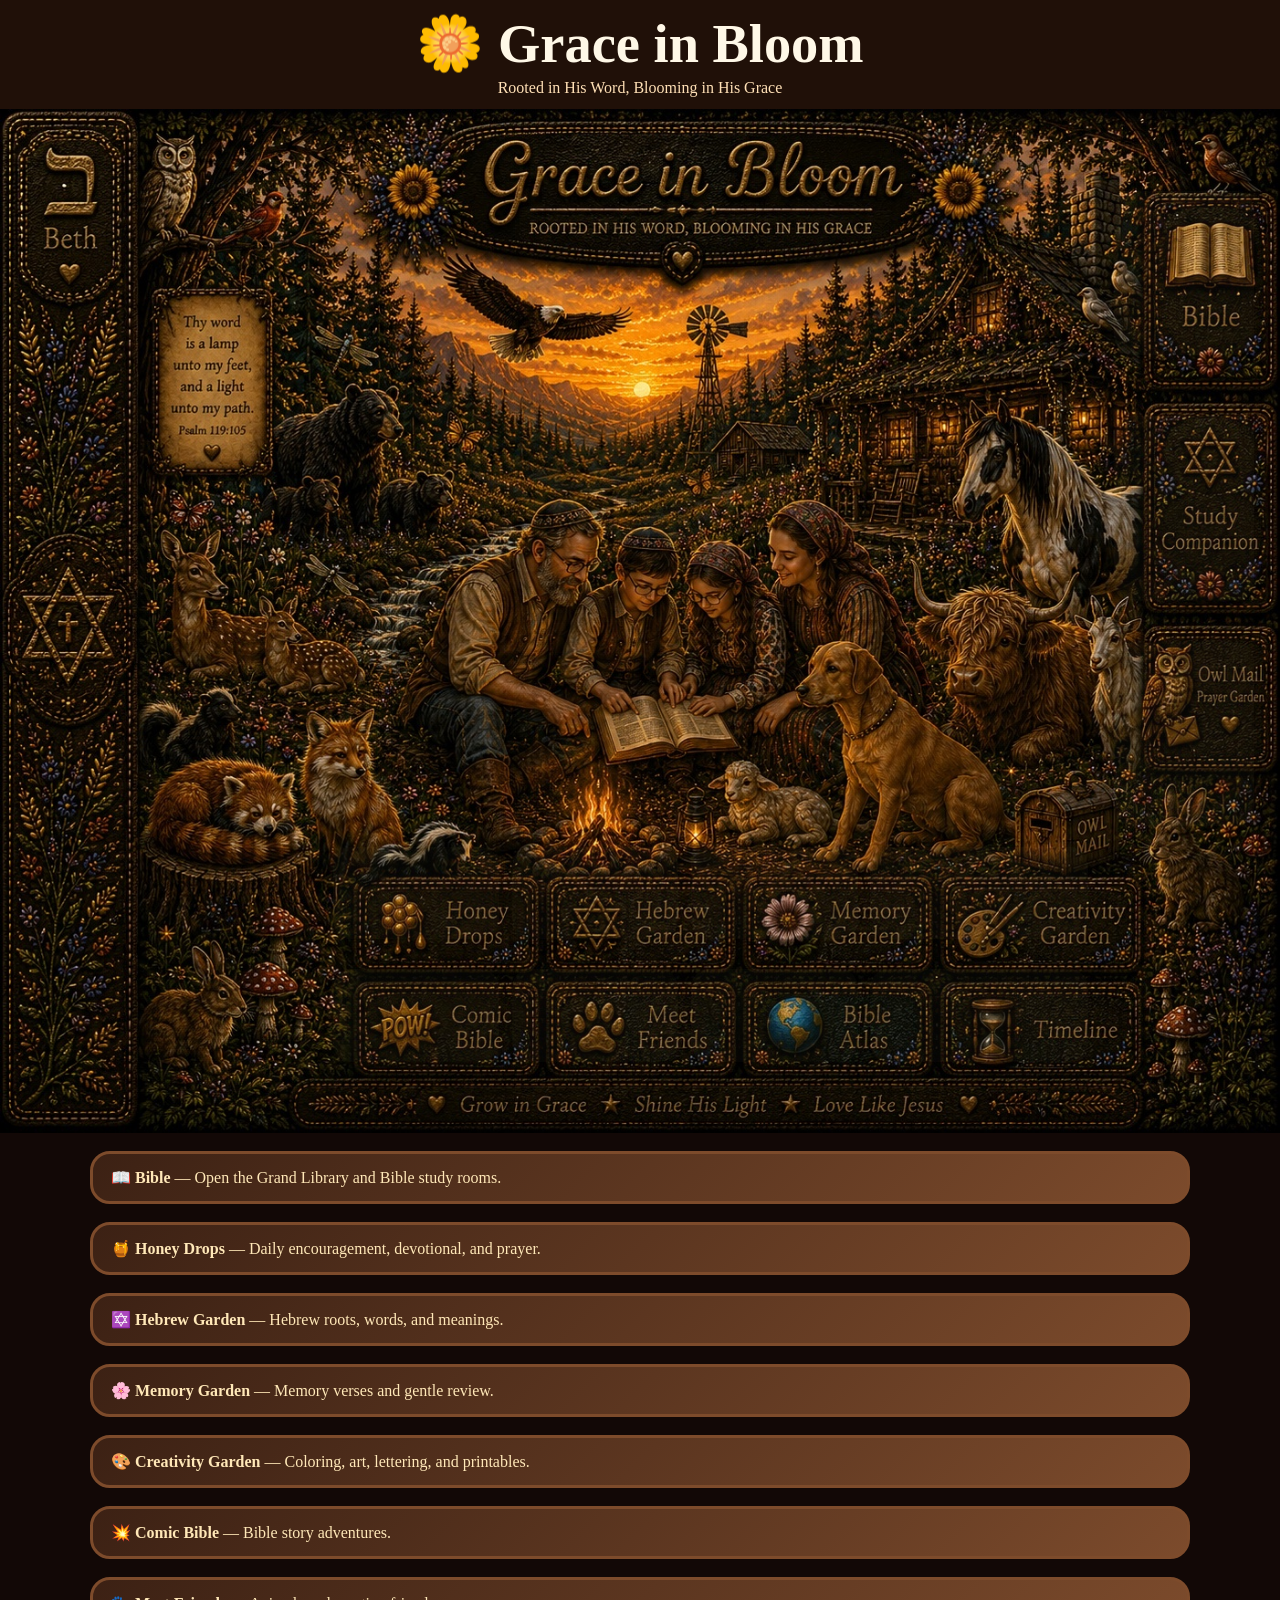
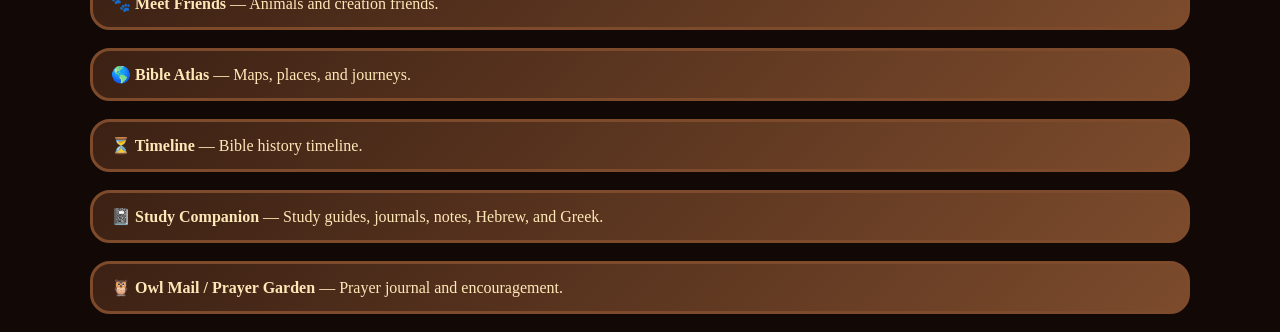
<file: index.html>
<!DOCTYPE html>
<html lang="en">
<head>
<meta charset="UTF-8"/>
<meta name="viewport" content="width=device-width, initial-scale=1.0"/>
<title>Grace in Bloom</title>
<style>
*{box-sizing:border-box}
html,body{
  margin:0;
  min-height:100%;
  background:#120806;
  color:#fff8e7;
  font-family:Georgia,"Times New Roman",serif;
}
header{
  text-align:center;
  padding:12px;
  background:#201008;
}
header h1{
  margin:0;
  font-size:clamp(1.8rem,5vw,3.4rem);
}
header p{
  margin:4px 0 0;
  color:#ffe0b6;
}
.home-wrap{
  position:relative;
  width:min(1400px,100vw);
  margin:auto;
  background:#1b0d07;
}
.home-art{
  display:block;
  width:100%;
  height:auto;
}
.hotspot{
  position:absolute;
  display:block;
  border-radius:18px;
  background:rgba(255,226,150,.02);
  outline:2px solid rgba(255,226,150,0);
  transition:.2s;
}
.hotspot:hover{
  background:rgba(255,226,150,.22);
  outline:2px solid rgba(255,226,150,.85);
  box-shadow:0 0 25px rgba(255,226,150,.9);
}
.label{
  position:fixed;
  display:none;
  background:#3b2112;
  color:#fff8e7;
  border:2px solid #d9b760;
  border-radius:12px;
  padding:7px 10px;
  z-index:10;
  pointer-events:none;
}
.quick-note{
  width:min(1100px,94vw);
  margin:18px auto;
  padding:14px 18px;
  border:3px solid #7d4b2b;
  border-radius:20px;
  background:linear-gradient(135deg,#3c2114,#7c4b2c);
  color:#ffe8b8;
}
</style>
</head>
<body>
<header>
  <h1>🌼 Grace in Bloom</h1>
  <p>Rooted in His Word, Blooming in His Grace</p>
</header>

<main class="home-wrap">
  <img class="home-art" src="grace-in-bloom final homepage.jpg" alt="Grace in Bloom homepage artwork"/>

  <a class="hotspot" data-tip="Honey Drops" href="#daily" style="left:26%;top:72%;width:13%;height:9%"></a>
  <a class="hotspot" data-tip="Hebrew Garden" href="#hebrew" style="left:40%;top:72%;width:13%;height:9%"></a>
  <a class="hotspot" data-tip="Memory Garden" href="#memory" style="left:54%;top:72%;width:13%;height:9%"></a>
  <a class="hotspot" data-tip="Creativity Garden" href="#creativity" style="left:68%;top:72%;width:17%;height:9%"></a>

  <a class="hotspot" data-tip="Comic Bible" href="#comic" style="left:26%;top:84%;width:13%;height:9%"></a>
  <a class="hotspot" data-tip="Meet Friends" href="#friends" style="left:40%;top:84%;width:13%;height:9%"></a>
  <a class="hotspot" data-tip="Bible Atlas" href="#atlas" style="left:54%;top:84%;width:13%;height:9%"></a>
  <a class="hotspot" data-tip="Timeline" href="#timeline" style="left:68%;top:84%;width:17%;height:9%"></a>

  <a class="hotspot" data-tip="Bible" href="#bible" style="left:87%;top:8%;width:11%;height:16%"></a>
  <a class="hotspot" data-tip="Study Companion" href="#study" style="left:87%;top:30%;width:11%;height:18%"></a>
  <a class="hotspot" data-tip="Owl Mail / Prayer Garden" href="#prayer" style="left:87%;top:52%;width:11%;height:18%"></a>
</main>

<div class="label" id="label"></div>

<section class="quick-note" id="bible"><strong>📖 Bible</strong> — Open the Grand Library and Bible study rooms.</section>
<section class="quick-note" id="daily"><strong>🍯 Honey Drops</strong> — Daily encouragement, devotional, and prayer.</section>
<section class="quick-note" id="hebrew"><strong>✡️ Hebrew Garden</strong> — Hebrew roots, words, and meanings.</section>
<section class="quick-note" id="memory"><strong>🌸 Memory Garden</strong> — Memory verses and gentle review.</section>
<section class="quick-note" id="creativity"><strong>🎨 Creativity Garden</strong> — Coloring, art, lettering, and printables.</section>
<section class="quick-note" id="comic"><strong>💥 Comic Bible</strong> — Bible story adventures.</section>
<section class="quick-note" id="friends"><strong>🐾 Meet Friends</strong> — Animals and creation friends.</section>
<section class="quick-note" id="atlas"><strong>🌎 Bible Atlas</strong> — Maps, places, and journeys.</section>
<section class="quick-note" id="timeline"><strong>⏳ Timeline</strong> — Bible history timeline.</section>
<section class="quick-note" id="study"><strong>📓 Study Companion</strong> — Study guides, journals, notes, Hebrew, and Greek.</section>
<section class="quick-note" id="prayer"><strong>🦉 Owl Mail / Prayer Garden</strong> — Prayer journal and encouragement.</section>

<script>
const label=document.getElementById('label');
document.querySelectorAll('.hotspot').forEach(h=>{
  h.addEventListener('mouseenter',()=>{label.textContent=h.dataset.tip;label.style.display='block';});
  h.addEventListener('mousemove',e=>{label.style.left=(e.clientX+12)+'px';label.style.top=(e.clientY+12)+'px';});
  h.addEventListener('mouseleave',()=>{label.style.display='none';});
});
</script>
</body>
</html>
</file>
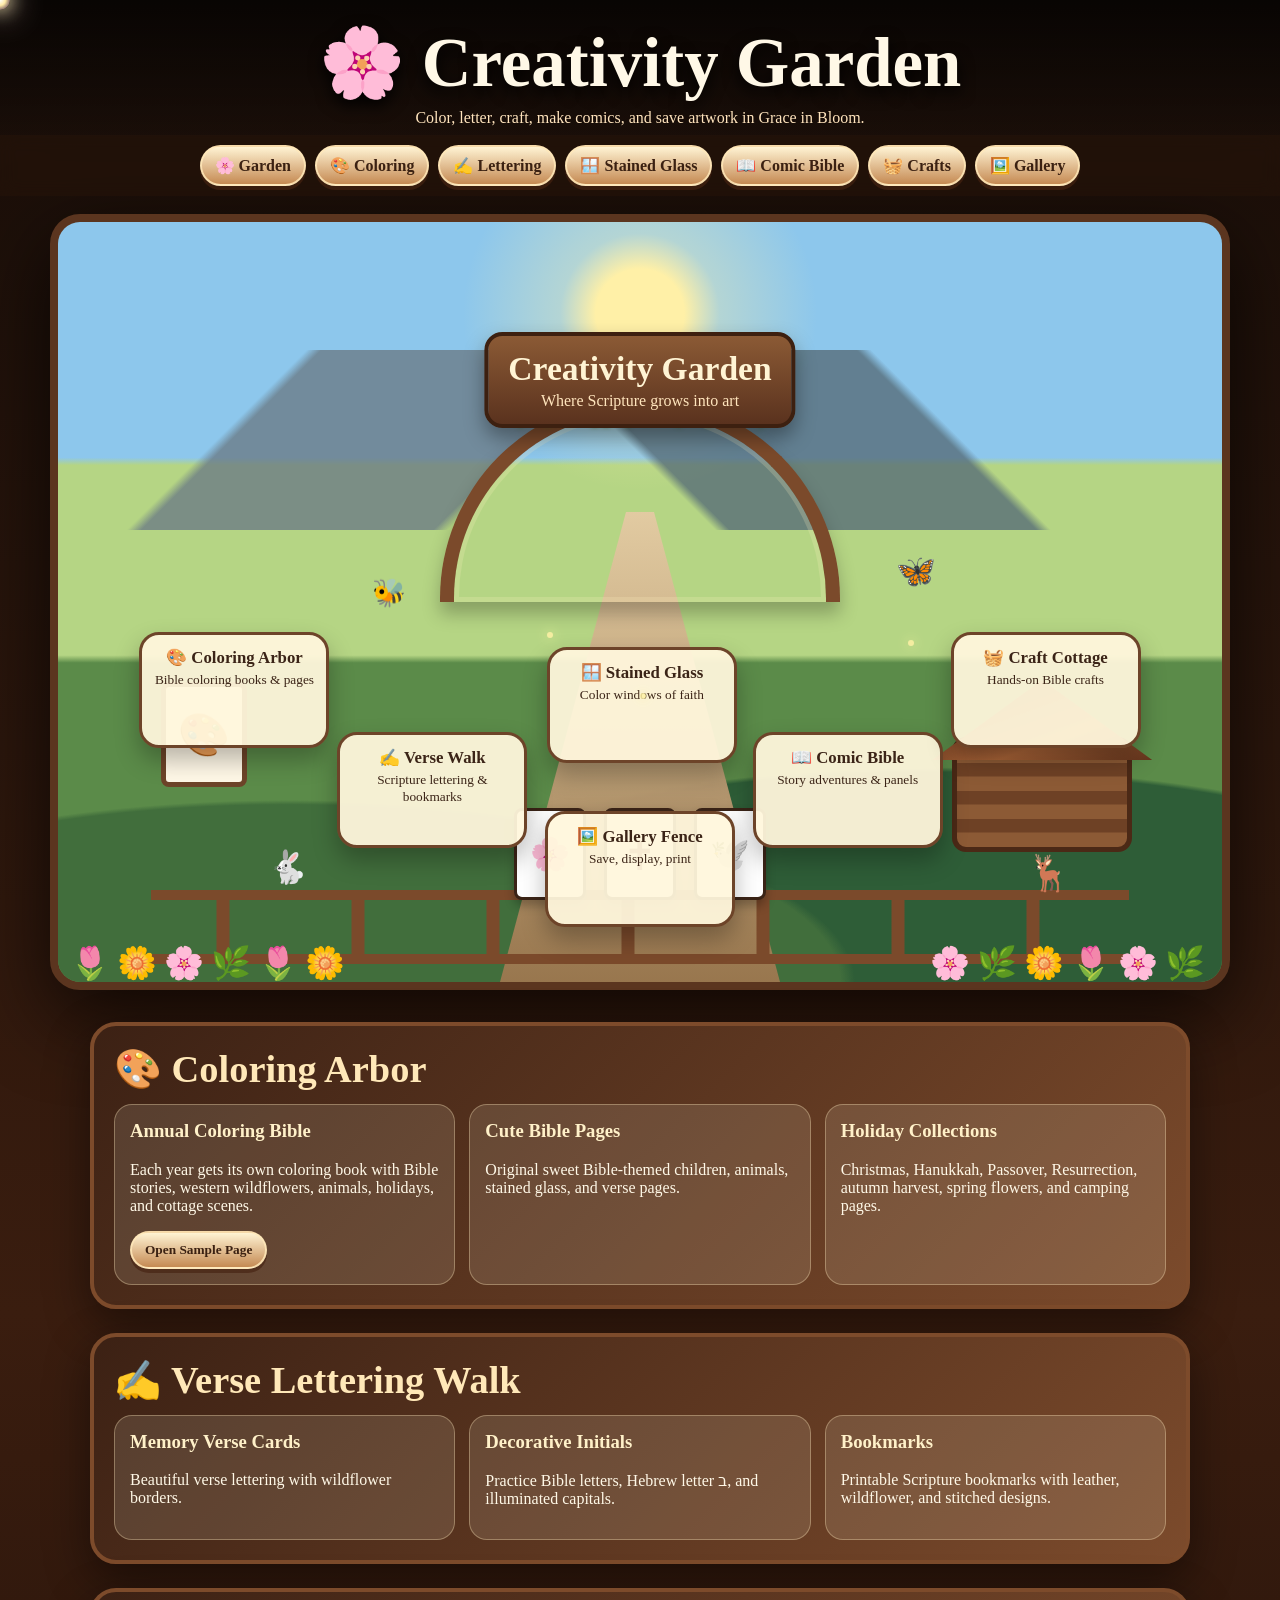
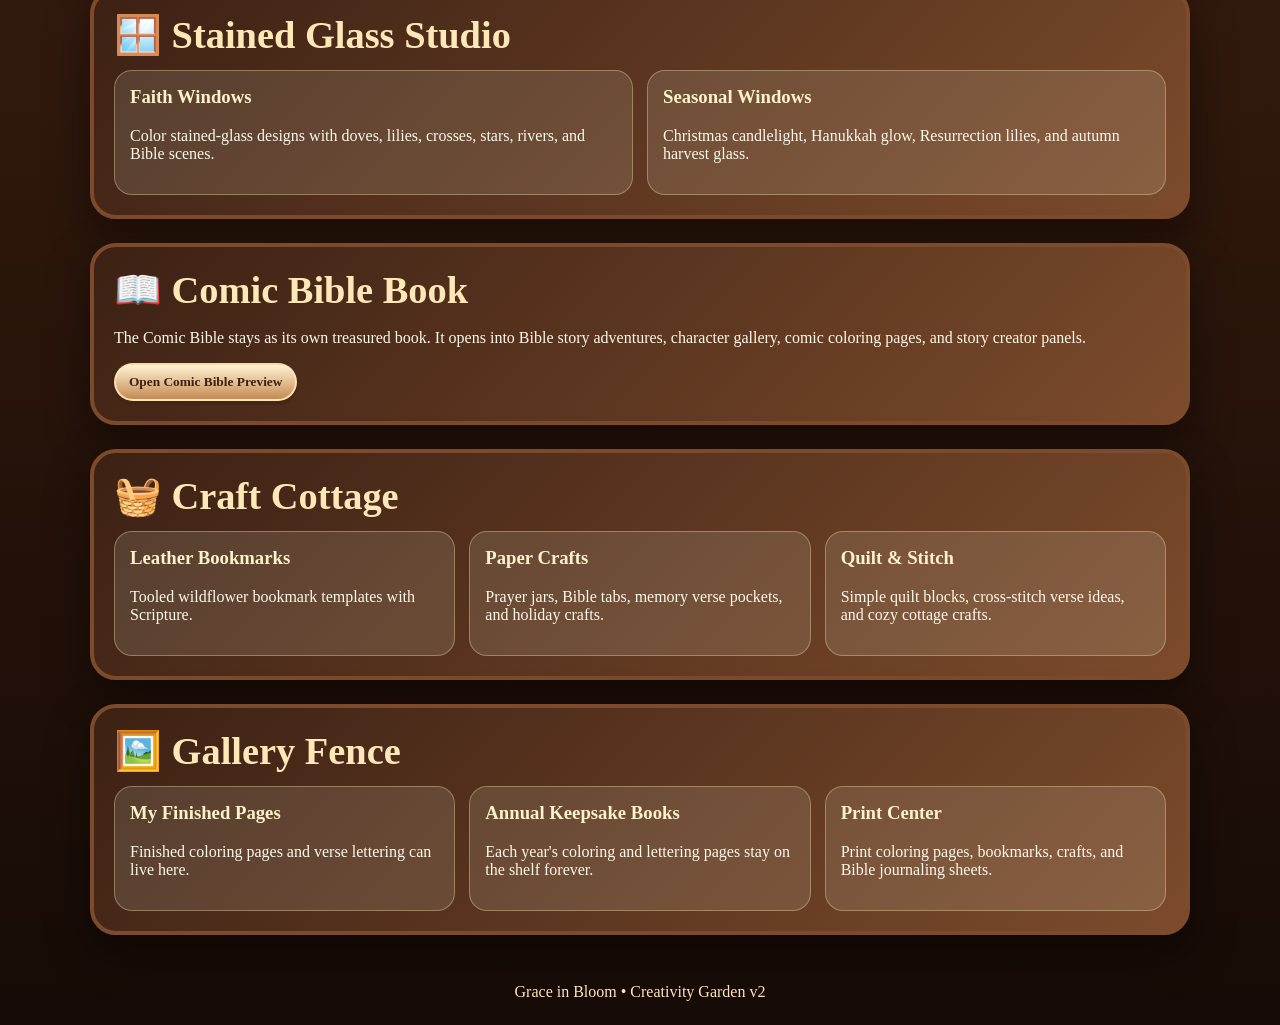
<file: creativity-garden.html>
<!DOCTYPE html>
<html lang="en">
<head>
<meta charset="UTF-8"/>
<meta name="viewport" content="width=device-width, initial-scale=1.0"/>
<title>Grace in Bloom Creativity Garden</title>
<style>
:root{
  --cream:#fff8e7;
  --ink:#3b2417;
  --leather:#5b351f;
  --gold:#d9b760;
  --rose:#d99aa5;
  --sage:#78996b;
  --sky:#8ec7e8;
  --wood:#6d4429;
  --deep:#190d07;
}
*{box-sizing:border-box}
html{scroll-behavior:smooth}
body{
  margin:0;
  background:linear-gradient(180deg,#170d08,#3a1d0f,#160b06);
  color:var(--cream);
  font-family:Georgia,"Times New Roman",serif;
  cursor:none;
}
a,button{cursor:none}
.cursor{
  position:fixed;width:20px;height:20px;border-radius:50%;
  pointer-events:none;z-index:9999;
  background:radial-gradient(circle,#fff 0,#ffeaa7 38%,rgba(255,210,203,.55) 68%,transparent 78%);
  box-shadow:0 0 18px #fff1b8,0 0 35px #ffd8d1;
  transform:translate(-50%,-50%);
}
.spark{
  position:fixed;width:7px;height:7px;border-radius:50%;
  pointer-events:none;background:#fff1b8;z-index:9998;
  box-shadow:0 0 8px #fff;animation:fade .7s linear forwards;
}
@keyframes fade{to{opacity:0;transform:translateY(18px) scale(.2)}}
header{
  text-align:center;
  padding:22px 10px 8px;
  background:linear-gradient(180deg,rgba(0,0,0,.65),rgba(0,0,0,.05));
}
h1{margin:0;font-size:clamp(2rem,6vw,4.3rem);text-shadow:0 6px 16px #000}
header p{margin:6px 0 0;color:#ffe4bd}
.nav{
  position:sticky;top:0;z-index:40;
  display:flex;flex-wrap:wrap;gap:9px;justify-content:center;
  padding:10px;background:rgba(35,18,9,.78);backdrop-filter:blur(8px)
}
.nav a,.button,button{
  text-decoration:none;border:2px solid rgba(255,232,185,.85);
  background:linear-gradient(#fff3d3,#c58a53);
  color:#3b2112;border-radius:999px;padding:9px 13px;font-weight:bold;
  box-shadow:0 4px 0 rgba(69,35,17,.65);
  font-family:Georgia,"Times New Roman",serif
}
.nav a:hover,button:hover{filter:brightness(1.08);transform:translateY(-1px)}
.garden{
  width:min(1180px,96vw);
  margin:18px auto 32px;
  border:8px solid #5b351f;
  border-radius:30px;
  overflow:hidden;
  box-shadow:0 25px 80px rgba(0,0,0,.7);
  background:#5d3820;
}
.scene{
  position:relative;
  min-height:760px;
  overflow:hidden;
  background:
    radial-gradient(circle at 50% 12%,#fff0a7 0 5%,rgba(255,240,167,.34) 9%,transparent 20%),
    linear-gradient(180deg,#8dc7ec 0 31%,#b5d584 32% 57%,#5b8b49 58% 100%);
}
.mountains{
  position:absolute;left:-5%;right:-5%;top:128px;height:180px;opacity:.78;
  background:
    linear-gradient(135deg,transparent 0 21%,#6b7b86 22% 42%,transparent 43%),
    linear-gradient(225deg,transparent 0 28%,#566c78 29% 50%,transparent 51%);
}
.hills{
  position:absolute;left:-8%;right:-8%;bottom:0;height:330px;
  background:
    radial-gradient(ellipse at 24% 100%,#416e3c 0 38%,transparent 39%),
    radial-gradient(ellipse at 72% 100%,#2e5d37 0 45%,transparent 46%);
}
.path{
  position:absolute;left:50%;bottom:0;width:280px;height:470px;
  background:linear-gradient(180deg,#e4caa3,#9d774f);
  clip-path:polygon(45% 0,55% 0,100% 100%,0 100%);
  transform:translateX(-50%);
  opacity:.95;
}
.arbor{
  position:absolute;left:50%;top:170px;transform:translateX(-50%);
  width:min(480px,82vw);height:210px;z-index:5;
}
.arbor:before{
  content:"";position:absolute;left:40px;right:40px;bottom:0;height:190px;
  border:14px solid #7b4a2b;border-bottom:0;border-radius:220px 220px 0 0;
  box-shadow:inset 0 0 0 5px rgba(255,238,190,.2),0 12px 18px rgba(0,0,0,.25);
}
.arbor:after{
  content:"🌹🌿🌸🌿🌻🌿🌹";
  position:absolute;left:0;right:0;top:-5px;text-align:center;
  font-size:2rem;text-shadow:0 3px 5px #472;
  animation:breeze 3s infinite ease-in-out;
}
.sign{
  position:absolute;left:50%;top:110px;transform:translateX(-50%);
  z-index:6;background:linear-gradient(#8b5a35,#5a321e);
  border:4px solid #3d2010;border-radius:18px;padding:14px 20px;
  color:#fff4d4;text-align:center;box-shadow:0 10px 20px rgba(0,0,0,.35);
}
.sign h2{margin:0;font-size:clamp(1.3rem,4vw,2.1rem)}
.sign p{margin:4px 0 0;color:#ffe5bd}
.station{
  position:absolute;z-index:10;width:190px;min-height:116px;
  background:rgba(255,247,220,.94);
  color:#3b2417;border:3px solid #6d4429;border-radius:20px;
  padding:12px;text-align:center;text-decoration:none;
  box-shadow:0 12px 24px rgba(0,0,0,.28);
  transition:.2s;
}
.station:hover{transform:translateY(-6px) scale(1.02);box-shadow:0 0 24px rgba(255,230,160,.9)}
.station strong{display:block;font-size:1.05rem;margin-bottom:4px}
.station small{display:block;line-height:1.25}
.s1{left:7%;top:410px}.s2{left:24%;top:510px}.s3{left:42%;top:425px}.s4{right:24%;top:510px}.s5{right:7%;top:410px}.s6{left:50%;bottom:55px;transform:translateX(-50%)}
.s6:hover{transform:translateX(-50%) translateY(-6px) scale(1.02)}
.cottage{
  position:absolute;right:6%;bottom:130px;width:220px;height:160px;z-index:6;
}
.cottage:before{
  content:"";position:absolute;left:20px;right:20px;bottom:0;height:105px;
  background:repeating-linear-gradient(0deg,#8c5a35 0 14px,#6e4125 15px 28px);
  border:5px solid #4b2916;border-radius:14px;
}
.cottage:after{
  content:"";position:absolute;left:0;right:0;bottom:92px;height:80px;
  background:linear-gradient(160deg,#4d2514,#a86337 65%,#65351d);
  clip-path:polygon(50% 0,100% 100%,0 100%);
  filter:drop-shadow(0 8px 6px rgba(0,0,0,.28));
}
.easel{
  position:absolute;left:7%;bottom:150px;width:130px;height:150px;z-index:6;
}
.easel:before{
  content:"";position:absolute;left:22px;right:22px;top:0;height:95px;
  background:#fff8e7;border:5px solid #6d4429;border-radius:8px;
}
.easel:after{
  content:"🎨";position:absolute;left:50%;top:28px;transform:translateX(-50%);font-size:2.6rem;
}
.fence{
  position:absolute;left:8%;right:8%;bottom:18px;height:74px;z-index:7;
  border-top:10px solid #7b4a2b;border-bottom:10px solid #7b4a2b;
}
.fence:before{
  content:"";position:absolute;inset:0;
  background:repeating-linear-gradient(90deg,transparent 0 65px,#7b4a2b 66px 78px,transparent 79px 135px);
}
.gallery-pages{
  position:absolute;left:16%;right:16%;bottom:82px;z-index:9;
  display:flex;justify-content:center;gap:18px;
}
.paper{
  width:72px;height:92px;background:#fff;border:3px solid #3b2417;border-radius:8px;
  box-shadow:0 6px 10px rgba(0,0,0,.25);
}
.paper:nth-child(1):after{content:"🌸";font-size:2rem;display:block;text-align:center;margin-top:24px}
.paper:nth-child(2):after{content:"✝";font-size:2.5rem;display:block;text-align:center;margin-top:22px;color:#7b344a}
.paper:nth-child(3):after{content:"🕊️";font-size:2rem;display:block;text-align:center;margin-top:24px}
.flowers{
  position:absolute;bottom:0;font-size:2rem;letter-spacing:7px;white-space:nowrap;
  animation:breeze 3s infinite ease-in-out;z-index:8
}
.flowers.left{left:12px}.flowers.right{right:10px}
@keyframes breeze{50%{transform:translateY(-2px) rotate(.5deg)}}
.butterfly,.bee,.firefly,.bunny,.deer{
  position:absolute;z-index:12;animation:float 5s infinite ease-in-out;pointer-events:none;
}
.butterfly{left:72%;top:330px;font-size:2rem}
.bee{left:27%;top:355px;font-size:1.7rem;animation-delay:1s}
.bunny{left:18%;bottom:96px;font-size:2rem;animation-delay:2s}
.deer{right:13%;bottom:88px;font-size:2.2rem;animation-delay:3s}
.firefly{
  width:6px;height:6px;border-radius:50%;background:#fff2a6;box-shadow:0 0 12px #fff2a6;
  animation:fly 7s infinite ease-in-out;opacity:.85;
}
@keyframes float{50%{transform:translateY(-10px)}}
@keyframes fly{0%,100%{opacity:.25;transform:translate(0,0)}50%{opacity:1;transform:translate(34px,-34px)}}
.panel{
  width:min(1100px,94vw);margin:24px auto;border:4px solid #7d4b2b;border-radius:26px;
  padding:20px;background:linear-gradient(135deg,#3c2114,#7c4b2c);
  box-shadow:0 16px 45px rgba(0,0,0,.45)
}
.panel h2{margin:0 0 12px;color:#ffe8b8;font-size:clamp(1.6rem,4vw,2.4rem)}
.grid{display:grid;grid-template-columns:repeat(auto-fit,minmax(230px,1fr));gap:14px}
.card{background:rgba(255,248,230,.12);border:1px solid rgba(255,232,185,.35);border-radius:18px;padding:15px}
.card h3{margin-top:0;color:#fff1c9}
.modal{
  position:fixed;inset:0;background:rgba(20,10,5,.78);
  display:none;align-items:center;justify-content:center;z-index:1000;padding:18px
}
.modal.open{display:flex}
.book{
  width:min(930px,96vw);max-height:86vh;overflow:auto;color:#3b2417;
  background:linear-gradient(90deg,#e7a3a9 0 6%,#fff8ed 6% 100%);
  border:5px solid #d89da0;border-radius:26px;padding:28px 28px 28px 78px;
  box-shadow:0 30px 80px rgba(0,0,0,.65);position:relative
}
.book:before{
  content:"";position:absolute;left:24px;top:18px;bottom:18px;width:18px;
  background:repeating-linear-gradient(#fff1e8 0 16px,#b86d7a 17px 28px);
  border-radius:999px
}
.close{position:absolute;right:16px;top:12px;border:2px solid #8a4b56;background:#f6d7cf;border-radius:999px;padding:8px 12px}
.tabs span{display:inline-block;background:#f6d7cf;border:1px solid #d59aa0;border-radius:12px;padding:7px 10px;margin:4px}
.page-card{background:rgba(255,255,255,.62);border:1px solid #ead0b6;border-radius:18px;padding:15px;margin:13px 0}
.color-sample{
  min-height:230px;background:#fff;border:3px solid #222;border-radius:14px;padding:12px;
}
.color-sample svg{width:100%;height:220px}
footer{text-align:center;color:#ffe4bd;padding:24px}
@media(max-width:760px){
  .garden{width:100vw;border-left:0;border-right:0;border-radius:0}
  .scene{min-height:900px}
  .station{width:155px;font-size:.9rem}
  .s1{left:5%;top:395px}.s2{left:5%;top:525px}.s3{left:50%;top:445px;transform:translateX(-50%)}.s4{right:5%;top:525px}.s5{right:5%;top:395px}.s6{bottom:120px}
  .cottage{right:2%;bottom:210px;transform:scale(.75)}
  .easel{left:2%;bottom:220px;transform:scale(.75)}
}
</style>
</head>
<body>
<div class="cursor" id="cursor"></div>
<header>
  <h1>🌸 Creativity Garden</h1>
  <p>Color, letter, craft, make comics, and save artwork in Grace in Bloom.</p>
</header>
<nav class="nav">
  <a href="#garden">🌸 Garden</a>
  <a href="#coloring">🎨 Coloring</a>
  <a href="#lettering">✍️ Lettering</a>
  <a href="#glass">🪟 Stained Glass</a>
  <a href="#comic">📖 Comic Bible</a>
  <a href="#crafts">🧺 Crafts</a>
  <a href="#gallery">🖼️ Gallery</a>
</nav>

<main class="garden" id="garden">
  <section class="scene">
    <div class="mountains"></div><div class="hills"></div><div class="path"></div>
    <div class="arbor"></div>
    <div class="sign"><h2>Creativity Garden</h2><p>Where Scripture grows into art</p></div>
    <a class="station s1" href="#coloring"><strong>🎨 Coloring Arbor</strong><small>Bible coloring books & pages</small></a>
    <a class="station s2" href="#lettering"><strong>✍️ Verse Walk</strong><small>Scripture lettering & bookmarks</small></a>
    <a class="station s3" href="#glass"><strong>🪟 Stained Glass</strong><small>Color windows of faith</small></a>
    <a class="station s4" href="#comic"><strong>📖 Comic Bible</strong><small>Story adventures & panels</small></a>
    <a class="station s5" href="#crafts"><strong>🧺 Craft Cottage</strong><small>Hands-on Bible crafts</small></a>
    <a class="station s6" href="#gallery"><strong>🖼️ Gallery Fence</strong><small>Save, display, print</small></a>
    <div class="cottage"></div><div class="easel"></div><div class="fence"></div>
    <div class="gallery-pages"><div class="paper"></div><div class="paper"></div><div class="paper"></div></div>
    <div class="flowers left">🌷🌼🌸🌿🌷🌼</div><div class="flowers right">🌸🌿🌼🌷🌸🌿</div>
    <div class="butterfly">🦋</div><div class="bee">🐝</div><div class="bunny">🐇</div><div class="deer">🦌</div>
    <span class="firefly" style="left:42%;top:54%;animation-delay:.2s"></span>
    <span class="firefly" style="left:50%;top:62%;animation-delay:1.5s"></span>
    <span class="firefly" style="left:73%;top:55%;animation-delay:2.7s"></span>
  </section>
</main>

<section class="panel" id="coloring">
  <h2>🎨 Coloring Arbor</h2>
  <div class="grid">
    <div class="card"><h3>Annual Coloring Bible</h3><p>Each year gets its own coloring book with Bible stories, western wildflowers, animals, holidays, and cottage scenes.</p><button onclick="openColoring()">Open Sample Page</button></div>
    <div class="card"><h3>Cute Bible Pages</h3><p>Original sweet Bible-themed children, animals, stained glass, and verse pages.</p></div>
    <div class="card"><h3>Holiday Collections</h3><p>Christmas, Hanukkah, Passover, Resurrection, autumn harvest, spring flowers, and camping pages.</p></div>
  </div>
</section>

<section class="panel" id="lettering">
  <h2>✍️ Verse Lettering Walk</h2>
  <div class="grid">
    <div class="card"><h3>Memory Verse Cards</h3><p>Beautiful verse lettering with wildflower borders.</p></div>
    <div class="card"><h3>Decorative Initials</h3><p>Practice Bible letters, Hebrew letter ב, and illuminated capitals.</p></div>
    <div class="card"><h3>Bookmarks</h3><p>Printable Scripture bookmarks with leather, wildflower, and stitched designs.</p></div>
  </div>
</section>

<section class="panel" id="glass">
  <h2>🪟 Stained Glass Studio</h2>
  <div class="grid">
    <div class="card"><h3>Faith Windows</h3><p>Color stained-glass designs with doves, lilies, crosses, stars, rivers, and Bible scenes.</p></div>
    <div class="card"><h3>Seasonal Windows</h3><p>Christmas candlelight, Hanukkah glow, Resurrection lilies, and autumn harvest glass.</p></div>
  </div>
</section>

<section class="panel" id="comic">
  <h2>📖 Comic Bible Book</h2>
  <p>The Comic Bible stays as its own treasured book. It opens into Bible story adventures, character gallery, comic coloring pages, and story creator panels.</p>
  <button onclick="openComic()">Open Comic Bible Preview</button>
</section>

<section class="panel" id="crafts">
  <h2>🧺 Craft Cottage</h2>
  <div class="grid">
    <div class="card"><h3>Leather Bookmarks</h3><p>Tooled wildflower bookmark templates with Scripture.</p></div>
    <div class="card"><h3>Paper Crafts</h3><p>Prayer jars, Bible tabs, memory verse pockets, and holiday crafts.</p></div>
    <div class="card"><h3>Quilt & Stitch</h3><p>Simple quilt blocks, cross-stitch verse ideas, and cozy cottage crafts.</p></div>
  </div>
</section>

<section class="panel" id="gallery">
  <h2>🖼️ Gallery Fence</h2>
  <div class="grid">
    <div class="card"><h3>My Finished Pages</h3><p>Finished coloring pages and verse lettering can live here.</p></div>
    <div class="card"><h3>Annual Keepsake Books</h3><p>Each year's coloring and lettering pages stay on the shelf forever.</p></div>
    <div class="card"><h3>Print Center</h3><p>Print coloring pages, bookmarks, crafts, and Bible journaling sheets.</p></div>
  </div>
</section>

<div class="modal" id="modal" onclick="if(event.target.id==='modal') closeModal()">
  <div class="book" id="bookContent">
    <button class="close" onclick="closeModal()">Close</button>
  </div>
</div>

<footer>Grace in Bloom • Creativity Garden v2</footer>

<script>
const cursor=document.getElementById("cursor");
document.addEventListener("mousemove",e=>{
  cursor.style.left=e.clientX+"px"; cursor.style.top=e.clientY+"px";
  if(Math.random()<.22){
    const s=document.createElement("div");s.className="spark";
    s.style.left=e.clientX+"px";s.style.top=e.clientY+"px";
    document.body.appendChild(s);setTimeout(()=>s.remove(),700);
  }
});
function openColoring(){
  document.getElementById("bookContent").innerHTML=`
    <button class="close" onclick="closeModal()">Close</button>
    <h2>Annual Coloring Bible</h2>
    <p><em>Rose-gold spiral coloring book preview</em></p>
    <div class="tabs"><span>🎨 Color</span><span>✍️ Trace</span><span>📖 Verse</span><span>🖨️ Print</span></div>
    <div class="page-card"><h3>Creation Coloring Page</h3><p>Genesis 1 inspired coloring page with mountains, trees, birds, sun, and verse lettering.</p></div>
    <div class="color-sample">
      <svg viewBox="0 0 520 220" xmlns="http://www.w3.org/2000/svg">
        <rect x="10" y="10" width="500" height="200" rx="18" fill="none" stroke="#222" stroke-width="4"/>
        <circle cx="390" cy="55" r="34" fill="none" stroke="#222" stroke-width="4"/>
        <path d="M35 170 C115 105 175 130 235 70 C290 22 335 72 375 125 C420 180 465 120 498 170" fill="none" stroke="#222" stroke-width="4"/>
        <path d="M55 188 C130 150 190 170 260 138 C325 110 390 150 470 130" fill="none" stroke="#222" stroke-width="3"/>
        <path d="M95 175 L95 100 M72 125 L95 100 L120 128 M76 150 L95 128 L116 150" fill="none" stroke="#222" stroke-width="4"/>
        <path d="M165 175 L165 88 M138 118 L165 88 L192 120 M143 150 L165 126 L188 152" fill="none" stroke="#222" stroke-width="4"/>
        <path d="M60 60 q18 -22 36 0 q-18 18 -36 0z M105 53 q18 -22 36 0 q-18 18 -36 0z" fill="none" stroke="#222" stroke-width="3"/>
        <text x="260" y="205" text-anchor="middle" font-family="Georgia" font-size="22">“In the beginning…”</text>
      </svg>
    </div>
  `;
  document.getElementById("modal").classList.add("open");
}
function openComic(){
  document.getElementById("bookContent").innerHTML=`
    <button class="close" onclick="closeModal()">Close</button>
    <h2>Grace in Bloom Comic Bible</h2>
    <p><em>Stand-alone leather-bound comic book</em></p>
    <div class="tabs"><span>📖 Stories</span><span>🎭 Characters</span><span>🎨 Coloring</span><span>⭐ Favorites</span></div>
    <div class="page-card"><h3>Story Adventures</h3><p>Creation, Noah, Abraham, Moses, Ruth, David, Esther, Jesus, miracles, parables, and Acts.</p></div>
    <div class="page-card"><h3>Style</h3><p>Gentle Hebrew children, warm western wildflowers, Bible animals, family discussion, and coloring pages.</p></div>
  `;
  document.getElementById("modal").classList.add("open");
}
function closeModal(){document.getElementById("modal").classList.remove("open")}
</script>
</body>
</html>
</file>
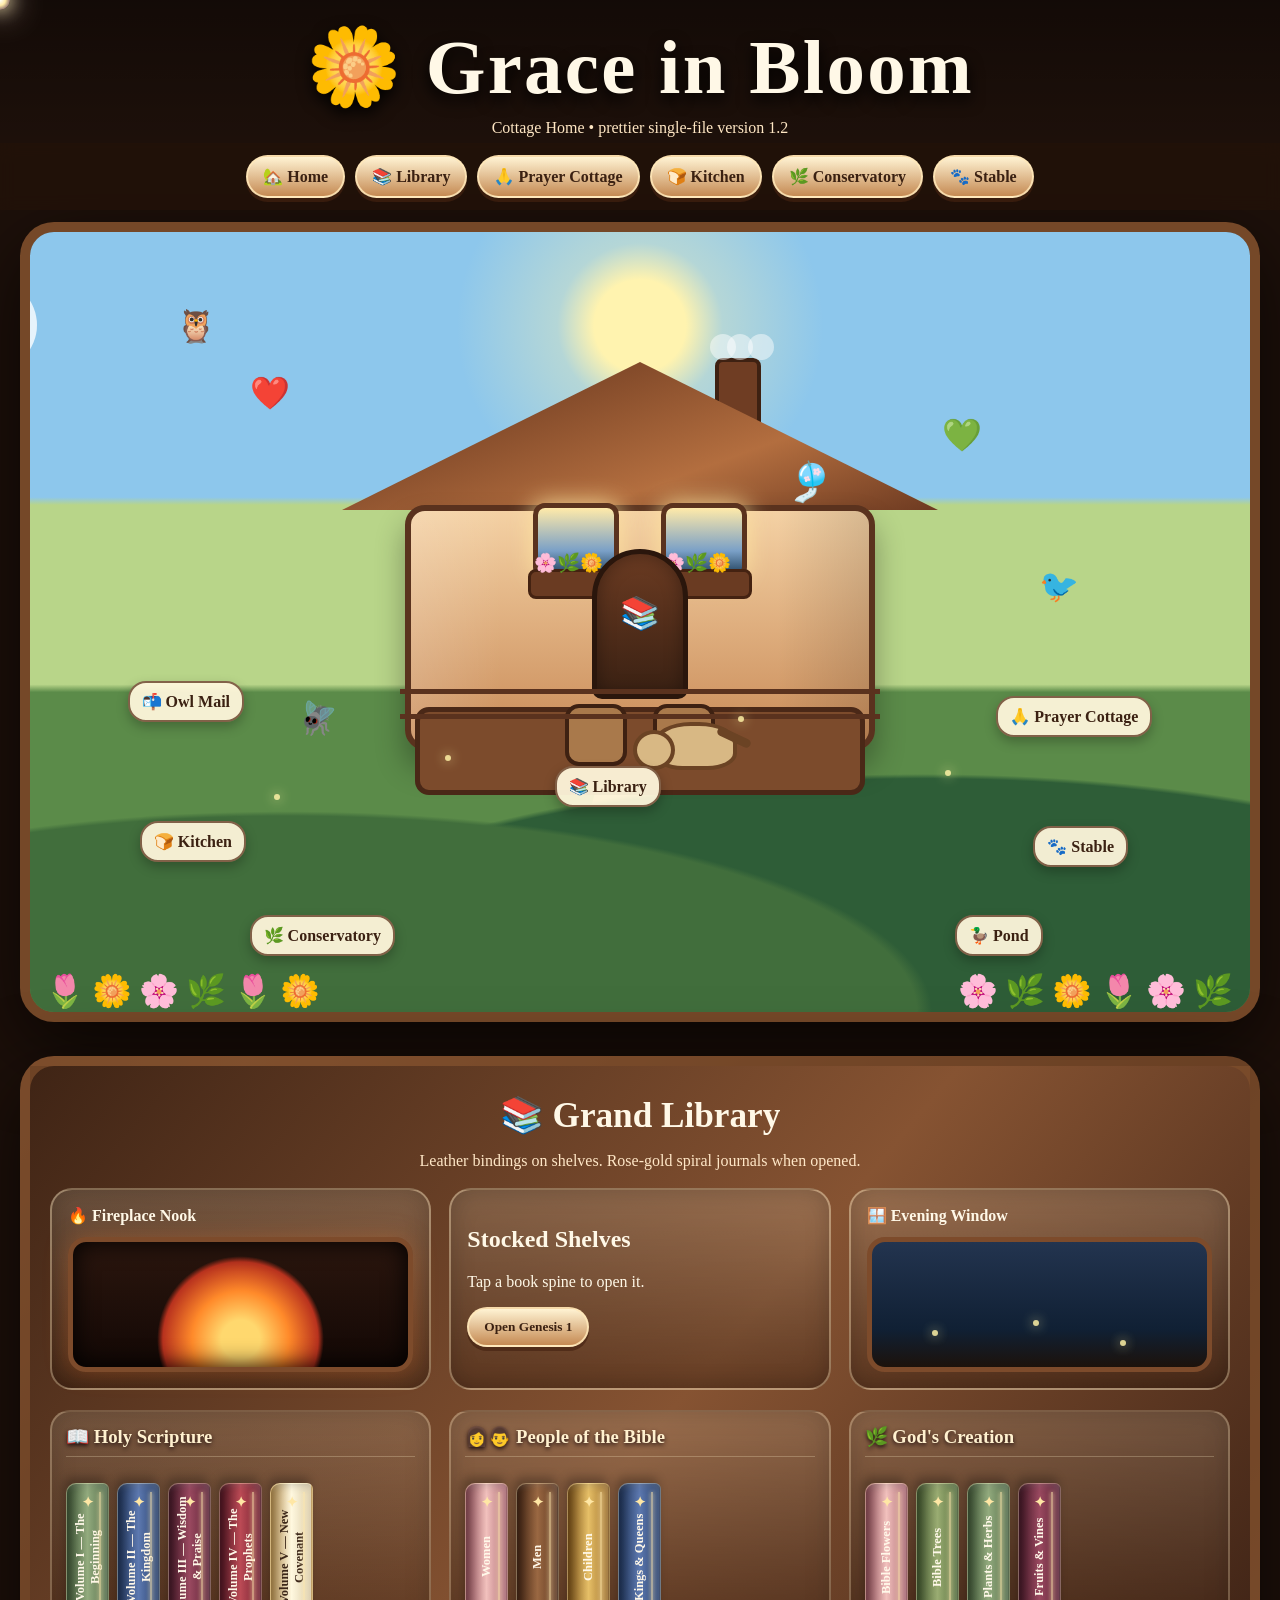
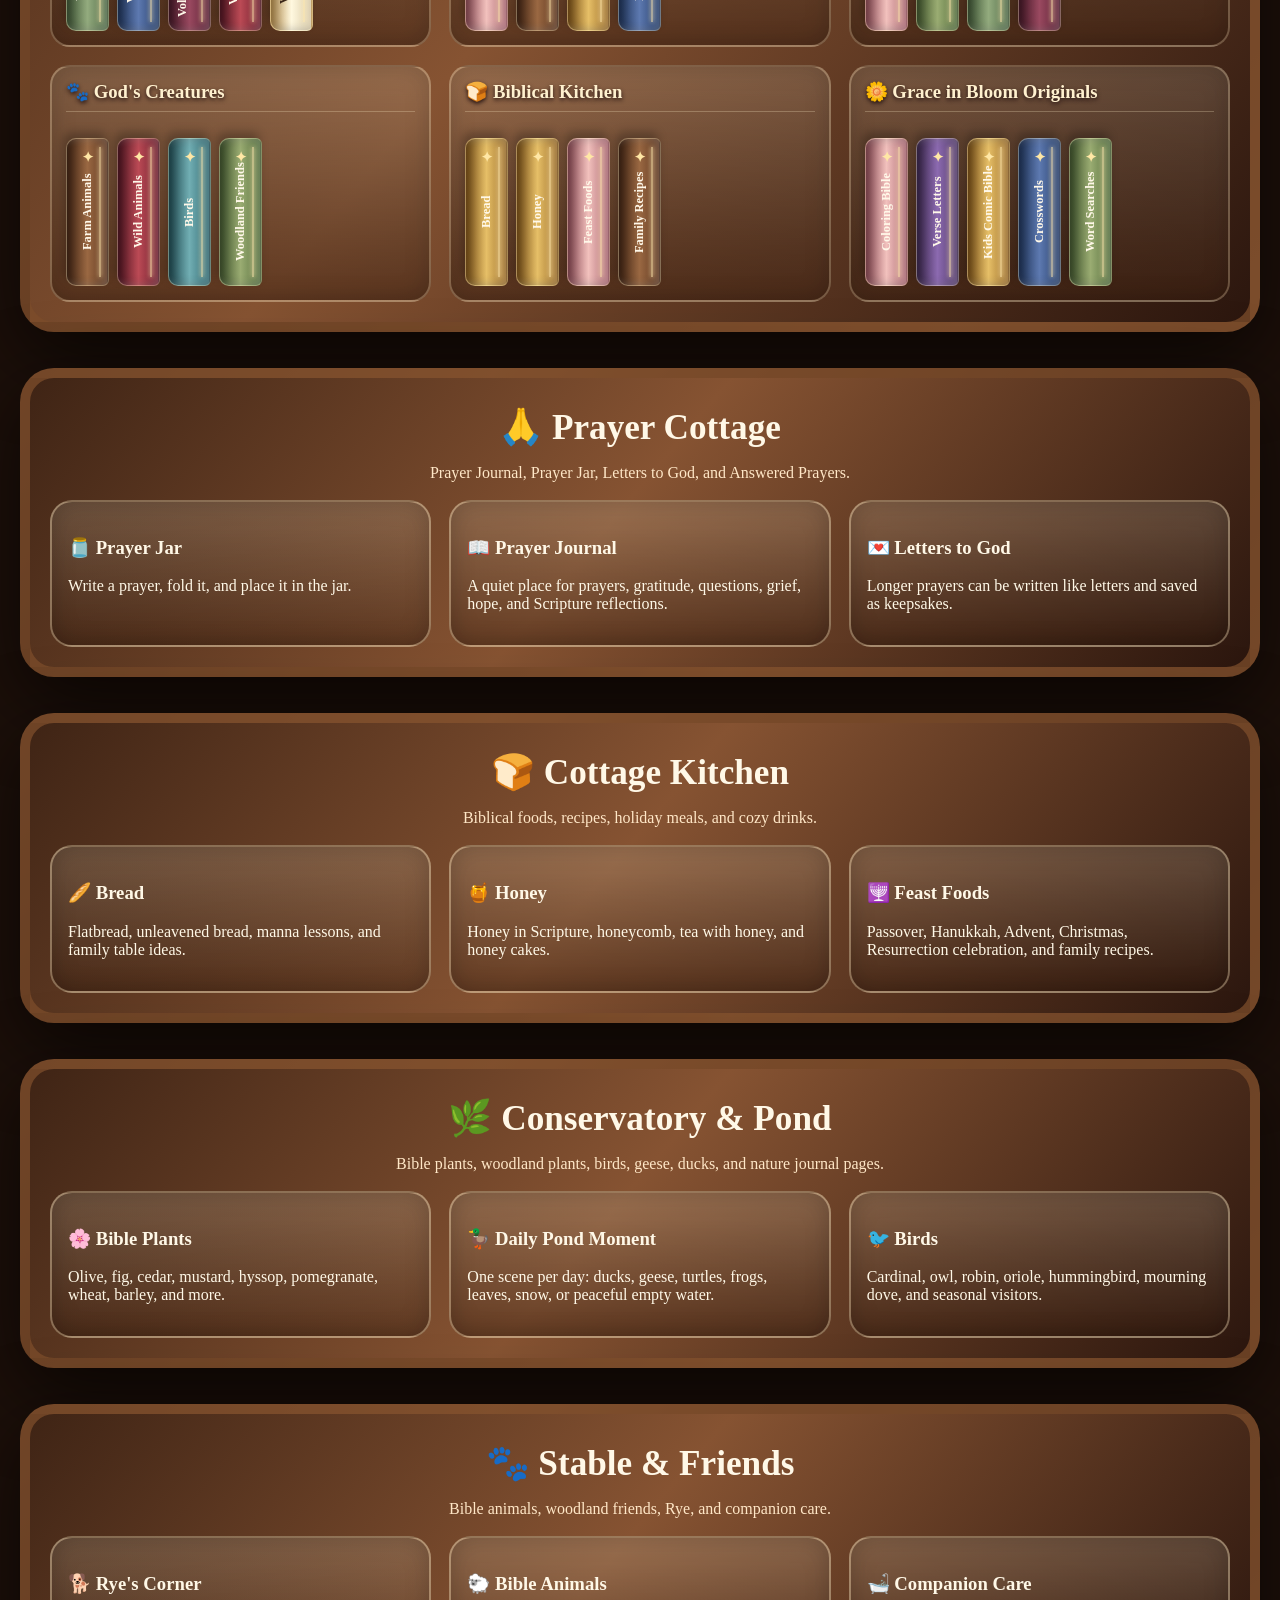
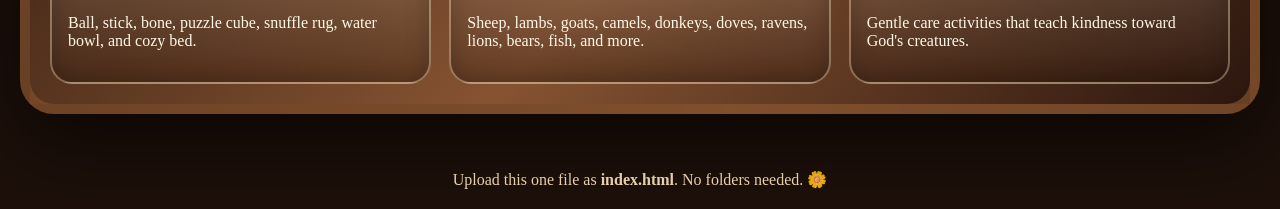
<file: index 7.html>
<!DOCTYPE html>
<html lang="en">
<head>
<meta charset="UTF-8"/>
<meta name="viewport" content="width=device-width, initial-scale=1.0"/>
<title>Grace in Bloom</title>
<style>
:root{
  --cream:#fff8e7; --ink:#3b2417; --wood:#5b351f; --deep:#1d100a;
  --gold:#d9b760; --rose:#d99aa5; --sage:#78996b; --sky:#8ec7e8;
}
*{box-sizing:border-box}
html{scroll-behavior:smooth}
body{
  margin:0; min-height:100vh; font-family:Georgia,"Times New Roman",serif;
  background:#1d100a; color:var(--cream); overflow-x:hidden; cursor:none;
}
a,button{cursor:none}
.cursor{
  position:fixed;width:20px;height:20px;border-radius:50%;pointer-events:none;z-index:9999;
  background:radial-gradient(circle,#fff 0,#ffeaa7 38%,rgba(255,210,203,.55) 68%,transparent 78%);
  box-shadow:0 0 18px #fff1b8,0 0 35px #ffd8d1; transform:translate(-50%,-50%);
}
.spark{position:fixed;width:7px;height:7px;border-radius:50%;pointer-events:none;background:#fff1b8;z-index:9998;box-shadow:0 0 8px #fff;animation:fade .7s linear forwards}
@keyframes fade{to{opacity:0;transform:translateY(18px) scale(.2)}}
header{text-align:center;padding:22px 12px 6px;background:linear-gradient(180deg,rgba(0,0,0,.35),transparent);position:relative;z-index:5}
h1{margin:0;font-size:clamp(2.2rem,7vw,4.8rem);text-shadow:0 6px 16px #000;letter-spacing:.03em}
header p{margin:7px 0 0;color:#ffe7c4}
.nav{
  position:sticky;top:0;z-index:20;display:flex;flex-wrap:wrap;gap:10px;justify-content:center;
  padding:12px;background:rgba(35,18,9,.72);backdrop-filter:blur(8px)
}
.nav a,.button,button{
  text-decoration:none;border:2px solid rgba(255,232,185,.85);background:linear-gradient(#fff3d3,#c58a53);
  color:#3b2112;border-radius:999px;padding:10px 15px;font-weight:bold;box-shadow:0 4px 0 rgba(69,35,17,.65);
  font-family:Georgia,"Times New Roman",serif
}
.nav a:hover,button:hover{filter:brightness(1.08)}
.hero{
  width:min(1240px,97vw);margin:12px auto 34px;border-radius:34px;overflow:hidden;
  border:10px solid rgba(126,78,43,.75);box-shadow:0 25px 80px rgba(0,0,0,.65);
  background:#5d3820;position:relative;
}
.scene{
  position:relative;min-height:780px;overflow:hidden;
  background:
    radial-gradient(circle at 50% 12%,#fff3af 0 5%,rgba(255,243,175,.35) 9%,transparent 20%),
    linear-gradient(180deg,#8dc7ec 0 34%,#b8d589 35% 58%,#5b8b49 59% 100%);
}
.scene:before{
  content:"";position:absolute;inset:0;opacity:.38;
  background:
    radial-gradient(circle at 10% 85%,#ff8fb0 0 2%,transparent 3%),
    radial-gradient(circle at 18% 88%,#ffd84e 0 2%,transparent 3%),
    radial-gradient(circle at 86% 84%,#ff8fb0 0 2%,transparent 3%),
    radial-gradient(circle at 76% 88%,#ffd84e 0 2%,transparent 3%);
}
.cloud{position:absolute;background:rgba(255,255,255,.75);border-radius:999px;filter:blur(.2px);animation:cloud 28s linear infinite}
.cloud:before,.cloud:after{content:"";position:absolute;background:rgba(255,255,255,.78);border-radius:50%}
.c1{left:-160px;top:95px;width:160px;height:42px}.c1:before{width:72px;height:72px;left:25px;top:-34px}.c1:after{width:92px;height:92px;left:75px;top:-48px}
.c2{left:-260px;top:160px;width:190px;height:50px;animation-delay:9s}.c2:before{width:82px;height:82px;left:34px;top:-40px}.c2:after{width:96px;height:96px;left:96px;top:-49px}
@keyframes cloud{to{transform:translateX(1500px)}}
.hill{position:absolute;left:-8%;right:-8%;bottom:0;height:330px;background:
  radial-gradient(ellipse at 25% 100%,#416e3c 0 42%,transparent 43%),
  radial-gradient(ellipse at 70% 100%,#2e5d37 0 50%,transparent 51%)}
.path{position:absolute;left:50%;bottom:0;width:210px;height:330px;background:linear-gradient(180deg,#dec7a2,#a07a50);clip-path:polygon(43% 0,57% 0,100% 100%,0 100%);transform:translateX(-50%);opacity:.95}
.pond{
  position:absolute;right:55px;bottom:42px;width:270px;height:116px;border-radius:50%;
  background:radial-gradient(ellipse,#8dd2dd 0 45%,#4b858e 69%,transparent 72%);
  border:4px solid rgba(255,255,255,.3);box-shadow:0 0 24px rgba(130,220,225,.35)
}
.pond:before{content:"🪿";position:absolute;left:130px;top:12px;font-size:2rem}.pond:after{content:"🦆";position:absolute;left:78px;top:36px;font-size:1.85rem}
.cottage{
  position:absolute;left:50%;top:178px;transform:translateX(-50%);width:min(640px,88vw);height:385px;
}
.house{
  position:absolute;left:85px;right:85px;bottom:45px;height:245px;background:
  linear-gradient(90deg,rgba(255,255,255,.15),transparent 20% 80%,rgba(0,0,0,.12)),
  linear-gradient(180deg,#f4d1a4,#c98b58);
  border:6px solid #5a321e;border-radius:20px;box-shadow:0 18px 30px rgba(0,0,0,.32)
}
.roof{
  position:absolute;left:22px;right:22px;bottom:285px;height:148px;background:linear-gradient(160deg,#5a2c18,#b36e3f 65%,#6d3a21);
  clip-path:polygon(50% 0,100% 100%,0 100%);filter:drop-shadow(0 12px 9px rgba(0,0,0,.3))
}
.door{
  position:absolute;left:50%;bottom:45px;width:96px;height:150px;transform:translateX(-50%);background:linear-gradient(180deg,#6b3b22,#3a2113);
  border:5px solid #2a160c;border-radius:48px 48px 10px 10px;box-shadow:inset 0 0 18px rgba(0,0,0,.35);z-index:3
}
.door:after{content:"📚";position:absolute;left:50%;top:42%;transform:translate(-50%,-50%);font-size:2rem}
.window{
  position:absolute;width:86px;height:76px;background:linear-gradient(180deg,#ffeaa9,#7aa0c7 65%,#23435f);
  border:5px solid #5a321e;border-radius:12px;box-shadow:0 0 25px rgba(255,230,160,.9);animation:windowGlow 2.8s infinite alternate
}
@keyframes windowGlow{to{box-shadow:0 0 38px rgba(255,225,132,1)}}
.w1{left:122px;bottom:165px}.w2{right:122px;bottom:165px}
.flowerbox{position:absolute;width:96px;height:30px;background:#6a3b22;border:3px solid #442211;border-radius:8px;bottom:145px}
.fb1{left:117px}.fb2{right:117px}.flowerbox:after{content:"🌸🌿🌼";position:absolute;left:3px;top:-20px;font-size:1.15rem}
.chimney{position:absolute;left:395px;bottom:355px;width:46px;height:82px;background:#6f3d23;border:4px solid #3e2112;border-radius:8px}
.smoke{position:absolute;left:407px;bottom:435px;width:26px;height:26px;border-radius:50%;background:rgba(255,255,255,.48);animation:smoke 4s infinite ease-in-out}
.smoke.s2{animation-delay:1.3s;left:428px}.smoke.s3{animation-delay:2.6s;left:390px}
@keyframes smoke{0%{opacity:0;transform:translateY(0) scale(.5)}40%{opacity:.65}100%{opacity:0;transform:translateY(-105px) scale(1.8)}}
.porch{position:absolute;left:95px;right:95px;bottom:0;height:88px;background:#7c4b2c;border:5px solid #4a2817;border-radius:14px;z-index:2}
.rail{position:absolute;left:80px;right:80px;bottom:76px;height:30px;border-top:5px solid #5a321e;border-bottom:5px solid #5a321e;z-index:4}
.rocker{position:absolute;bottom:24px;width:62px;height:62px;border:4px solid #3e2112;border-radius:14px;background:#a9794b}
.r1{left:145px}.r2{right:145px}
.rye{position:absolute;left:53%;bottom:20px;width:84px;height:48px;background:#d8b884;border:4px solid #6b4324;border-radius:45% 45% 35% 35%;z-index:5}
.rye:before{content:"";position:absolute;left:-24px;top:4px;width:34px;height:32px;background:#d8b884;border:4px solid #6b4324;border-radius:50%}
.rye:after{content:"";position:absolute;right:-19px;top:7px;width:36px;height:9px;background:#6b4324;border-radius:999px;transform:rotate(25deg)}
.windchime{position:absolute;left:62%;top:227px;font-size:2.4rem;animation:sway 2.4s infinite ease-in-out;transform-origin:top;z-index:4}
@keyframes sway{50%{transform:rotate(7deg)}}
.bird{position:absolute;z-index:4;font-size:2rem;animation:float 5s infinite ease-in-out}.cardinal{left:18%;top:142px}.humming{right:22%;top:184px;animation-delay:1s}.owl{left:12%;top:75px;animation-delay:2s}.robin{right:14%;top:335px;animation-delay:3s}.dragonfly{left:22%;bottom:275px;animation-delay:1.6s}
@keyframes float{50%{transform:translateY(-10px)}}
.hotspot{position:absolute;z-index:10;text-decoration:none;color:#3b2112;background:rgba(255,247,220,.94);border:2px solid rgba(91,50,26,.75);border-radius:18px;padding:9px 12px;font-weight:bold;box-shadow:0 5px 12px rgba(0,0,0,.25)}
.hotspot:hover{background:#fffdf0;transform:translateY(-2px)}
.mailbox{left:8%;bottom:290px}.library-link{left:43%;bottom:205px}.prayer{right:8%;bottom:275px}.kitchen{left:9%;bottom:150px}.stable{right:10%;bottom:145px}.pondlink{right:17%;bottom:56px}.conserv{left:18%;bottom:56px}
.flowers{position:absolute;bottom:2px;font-size:2rem;letter-spacing:7px;white-space:nowrap;animation:breeze 3s infinite ease-in-out;z-index:3}.flowers.left{left:15px}.flowers.right{right:10px}
@keyframes breeze{50%{transform:translateY(-2px) rotate(.5deg)}}
.fireflies span,.firefly{position:absolute;width:6px;height:6px;border-radius:50%;background:#fff2a6;box-shadow:0 0 12px #fff2a6;animation:fly 7s infinite ease-in-out;opacity:.85}
@keyframes fly{0%,100%{opacity:.25;transform:translate(0,0)}50%{opacity:1;transform:translate(34px,-34px)}}
.stage{
  width:min(1240px,97vw);margin:0 auto 36px;border-radius:34px;overflow:hidden;border:10px solid rgba(126,78,43,.75);
  box-shadow:0 25px 80px rgba(0,0,0,.65);background:linear-gradient(130deg,#3f2415,#865332 48%,#2b160e);padding:20px;position:relative
}
.section-title{text-align:center;position:relative;z-index:2;margin:8px 0 18px}.section-title h2{font-size:2.2rem;margin:.2rem}.section-title p{color:#ffe7c7}
.room-grid{position:relative;z-index:2;display:grid;grid-template-columns:repeat(auto-fit,minmax(280px,1fr));gap:18px}
.card{background:linear-gradient(180deg,rgba(255,248,220,.18),rgba(49,25,12,.38));border:2px solid rgba(255,235,194,.35);border-radius:22px;padding:16px;box-shadow:inset 0 0 25px rgba(0,0,0,.22)}
.fireplace{height:135px;border-radius:18px;margin-top:12px;background:radial-gradient(circle at 50% 78%,#ffd86e 0 10%,#ff8a2a 25%,#b8321e 40%,transparent 43%),linear-gradient(180deg,#2b160e,#130805);border:5px solid #7d4b2b;box-shadow:inset 0 0 24px #000,0 0 24px rgba(255,126,49,.25);animation:glow 1.5s infinite alternate ease-in-out}
@keyframes glow{from{filter:brightness(.9)}to{filter:brightness(1.25)}}
.shelves{position:relative;z-index:2;margin-top:20px;display:grid;grid-template-columns:repeat(auto-fit,minmax(285px,1fr));gap:18px}
.shelf{padding:14px;border-radius:20px;background:linear-gradient(180deg,rgba(255,248,220,.16),rgba(63,34,18,.55));border:2px solid rgba(255,235,194,.25);box-shadow:inset 0 0 25px rgba(0,0,0,.18)}
.shelf h3{margin:0 0 12px;color:#fff1cf;text-shadow:0 2px 4px #211;border-bottom:1px solid rgba(255,238,200,.26);padding-bottom:8px}
.books{display:flex;flex-wrap:wrap;gap:8px;align-items:flex-end;min-height:162px}
.book{width:43px;height:148px;border-radius:6px 10px 10px 6px;display:flex;align-items:center;justify-content:center;writing-mode:vertical-rl;transform:rotate(180deg);padding:8px 4px;font-size:.78rem;font-weight:bold;color:#fff8e9;text-align:center;border:1px solid rgba(255,245,207,.35);position:relative;user-select:none;transition:.25s;box-shadow:inset 5px 0 9px rgba(255,255,255,.18),inset -6px 0 10px rgba(0,0,0,.25),3px 6px 10px rgba(0,0,0,.25)}
.book:before{content:"";position:absolute;left:7px;top:8px;bottom:8px;width:2px;background:rgba(255,232,174,.55);box-shadow:0 0 4px rgba(255,232,174,.8)}
.book:after{content:"✦";position:absolute;bottom:10px;left:50%;transform:translateX(-50%) rotate(180deg);color:#ffe7a5;font-size:.9rem}
.book:hover{transform:rotate(180deg) translateY(-8px) scale(1.04)}
.sage{background:linear-gradient(90deg,#4f6a47,#93ab7e,#3f5636)}.blue{background:linear-gradient(90deg,#243d69,#5d79b0,#20355b)}.burg{background:linear-gradient(90deg,#5a2034,#9a4960,#451827)}.crimson{background:linear-gradient(90deg,#6c1d2d,#bb4a55,#501522)}.white{background:linear-gradient(90deg,#d9caa7,#fff8df,#b9904d);color:#3b2618}.rose{background:linear-gradient(90deg,#a96570,#f2c1bd,#8f4c57)}.green{background:linear-gradient(90deg,#526d3c,#9aac72,#41562e)}.brown{background:linear-gradient(90deg,#5b351f,#9a6842,#432514)}.gold{background:linear-gradient(90deg,#9a6b28,#e6bf67,#7d5218)}.purple{background:linear-gradient(90deg,#513968,#8c6ab0,#3b274d)}.teal{background:linear-gradient(90deg,#2e6770,#71aeb3,#214d54)}
.modal{position:fixed;inset:0;background:rgba(20,10,5,.75);display:none;align-items:center;justify-content:center;z-index:1000;padding:18px}
.modal.open{display:flex}
.journal{width:min(1040px,97vw);height:min(690px,92vh);background:linear-gradient(90deg,#e7a3a9 0 6%,#fff8ed 6% 100%);border-radius:26px;border:5px solid #d89da0;color:var(--ink);box-shadow:0 30px 80px rgba(0,0,0,.6),inset 0 0 35px rgba(216,160,166,.32);display:grid;grid-template-columns:72px 1fr;overflow:hidden;position:relative}
.spiral{background:linear-gradient(180deg,#ffd8cf,#b86d7a,#ffe5dc);border-right:3px solid #b86d7a;display:flex;flex-direction:column;align-items:center;justify-content:space-around;padding:14px 0}
.ring{width:34px;height:22px;border:5px solid #fff1e8;border-radius:50%;box-shadow:0 0 12px #fff}
.close{position:absolute;right:17px;top:13px;z-index:3}
.pages{padding:32px;overflow:auto;background:linear-gradient(rgba(255,255,255,.67),rgba(255,255,255,.67)),repeating-linear-gradient(#fff8ed,#fff8ed 31px,#efd8be 32px)}
.pages h2{font-size:2.25rem;margin:0;color:#8f4c57}.tag{color:#84623d;font-style:italic;margin-top:4px}
.tabs{display:flex;gap:8px;flex-wrap:wrap;margin:17px 0}.tab{background:#f6d7cf;border:1px solid #d59aa0;border-radius:12px;padding:7px 10px;font-size:.92rem}
.page-card{background:rgba(255,255,255,.65);border:1px solid #ead0b6;border-radius:18px;padding:16px;margin:14px 0;box-shadow:0 5px 14px rgba(91,52,31,.12)}
.genesis-grid{display:grid;grid-template-columns:1fr 1fr;gap:14px}.scripture{font-size:1.07rem;line-height:1.55}.red{color:#b51d24}.greenword{color:#2e7440;font-weight:bold}.goldword{color:#9a6b15;font-weight:bold}
.art-box{min-height:220px;border-radius:18px;border:2px solid #e2c4a4;background:radial-gradient(circle at 65% 18%,#fff6b4 0 10%,transparent 12%),linear-gradient(180deg,#9ec3e7 0 38%,#d9e5b5 39% 64%,#789b5b 65%);position:relative;overflow:hidden}
.art-box:after{content:"Creation of the World";position:absolute;left:0;right:0;bottom:18px;text-align:center;font-size:1.55rem;color:white;text-shadow:0 3px 8px #000}
.coloring{min-height:230px;border-radius:18px;background:#fff;border:2px solid #222;overflow:hidden}.coloring svg{width:100%;height:100%}
footer{text-align:center;color:#ffe4bd;padding:20px}
@media(max-width:760px){.hero,.stage{width:100vw;border-left:0;border-right:0;border-radius:0}.scene{min-height:770px}.cottage{top:175px}.hotspot{font-size:.9rem;padding:8px 10px}.journal{grid-template-columns:48px 1fr}.pages{padding:22px 16px}.genesis-grid{grid-template-columns:1fr}.book{height:126px;width:36px;font-size:.68rem}}
</style>
</head>
<body>
<div class="cursor" id="cursor"></div>
<header>
  <h1>🌼 Grace in Bloom</h1>
  <p>Cottage Home • prettier single-file version 1.2</p>
</header>
<nav class="nav">
  <a href="#home">🏡 Home</a><a href="#library">📚 Library</a><a href="#prayer">🙏 Prayer Cottage</a>
  <a href="#kitchen">🍞 Kitchen</a><a href="#conservatory">🌿 Conservatory</a><a href="#stable">🐾 Stable</a>
</nav>

<main class="hero" id="home">
  <section class="scene">
    <div class="cloud c1"></div><div class="cloud c2"></div><div class="path"></div>
    <div class="bird owl">🦉</div><div class="bird cardinal">❤️</div><div class="bird humming">💚</div><div class="bird robin">🐦</div><div class="bird dragonfly">🪰</div>
    <div class="windchime">🎐</div><div class="pond"></div><div class="hill"></div>
    <div class="flowers left">🌷🌼🌸🌿🌷🌼</div><div class="flowers right">🌸🌿🌼🌷🌸🌿</div>
    <div class="cottage">
      <div class="chimney"></div><div class="smoke"></div><div class="smoke s2"></div><div class="smoke s3"></div>
      <div class="roof"></div>
      <div class="house">
        <div class="window w1"></div><div class="window w2"></div><div class="flowerbox fb1"></div><div class="flowerbox fb2"></div>
        <a class="door" href="#library" title="Library"></a>
      </div>
      <div class="rail"></div>
      <div class="porch"><div class="rocker r1"></div><div class="rocker r2"></div><div class="rye"></div></div>
    </div>
    <a class="hotspot mailbox" href="#prayer">📬 Owl Mail</a>
    <a class="hotspot library-link" href="#library">📚 Library</a>
    <a class="hotspot prayer" href="#prayer">🙏 Prayer Cottage</a>
    <a class="hotspot kitchen" href="#kitchen">🍞 Kitchen</a>
    <a class="hotspot stable" href="#stable">🐾 Stable</a>
    <a class="hotspot pondlink" href="#conservatory">🦆 Pond</a>
    <a class="hotspot conserv" href="#conservatory">🌿 Conservatory</a>
    <div class="fireflies">
      <span style="left:20%;top:72%;animation-delay:.2s"></span><span style="left:34%;top:67%;animation-delay:1.2s"></span>
      <span style="left:75%;top:69%;animation-delay:2.1s"></span><span style="left:58%;top:62%;animation-delay:3.4s"></span>
    </div>
  </section>
</main>

<section class="stage" id="library">
  <div class="section-title"><h2>📚 Grand Library</h2><p>Leather bindings on shelves. Rose-gold spiral journals when opened.</p></div>
  <div class="room-grid">
    <div class="card"><strong>🔥 Fireplace Nook</strong><div class="fireplace"></div></div>
    <div class="card"><h2>Stocked Shelves</h2><p>Tap a book spine to open it.</p><button onclick="openGenesis()">Open Genesis 1</button></div>
    <div class="card"><strong>🪟 Evening Window</strong><div style="height:135px;border-radius:18px;margin-top:12px;background:linear-gradient(180deg,#23344f,#102034 70%,#1c120b);border:5px solid #7d4b2b;position:relative;overflow:hidden"><span class="firefly" style="left:18%;top:70%;animation-delay:.2s"></span><span class="firefly" style="left:48%;top:62%;animation-delay:1.5s"></span><span class="firefly" style="left:74%;top:78%;animation-delay:2.8s"></span></div></div>
  </div>
  <section class="shelves" id="shelfMount"></section>
</section>

<section class="stage" id="prayer"><div class="section-title"><h2>🙏 Prayer Cottage</h2><p>Prayer Journal, Prayer Jar, Letters to God, and Answered Prayers.</p></div><div class="room-grid"><div class="card"><h3>🫙 Prayer Jar</h3><p>Write a prayer, fold it, and place it in the jar.</p></div><div class="card"><h3>📖 Prayer Journal</h3><p>A quiet place for prayers, gratitude, questions, grief, hope, and Scripture reflections.</p></div><div class="card"><h3>💌 Letters to God</h3><p>Longer prayers can be written like letters and saved as keepsakes.</p></div></div></section>
<section class="stage" id="kitchen"><div class="section-title"><h2>🍞 Cottage Kitchen</h2><p>Biblical foods, recipes, holiday meals, and cozy drinks.</p></div><div class="room-grid"><div class="card"><h3>🥖 Bread</h3><p>Flatbread, unleavened bread, manna lessons, and family table ideas.</p></div><div class="card"><h3>🍯 Honey</h3><p>Honey in Scripture, honeycomb, tea with honey, and honey cakes.</p></div><div class="card"><h3>🕎 Feast Foods</h3><p>Passover, Hanukkah, Advent, Christmas, Resurrection celebration, and family recipes.</p></div></div></section>
<section class="stage" id="conservatory"><div class="section-title"><h2>🌿 Conservatory & Pond</h2><p>Bible plants, woodland plants, birds, geese, ducks, and nature journal pages.</p></div><div class="room-grid"><div class="card"><h3>🌸 Bible Plants</h3><p>Olive, fig, cedar, mustard, hyssop, pomegranate, wheat, barley, and more.</p></div><div class="card"><h3>🦆 Daily Pond Moment</h3><p>One scene per day: ducks, geese, turtles, frogs, leaves, snow, or peaceful empty water.</p></div><div class="card"><h3>🐦 Birds</h3><p>Cardinal, owl, robin, oriole, hummingbird, mourning dove, and seasonal visitors.</p></div></div></section>
<section class="stage" id="stable"><div class="section-title"><h2>🐾 Stable & Friends</h2><p>Bible animals, woodland friends, Rye, and companion care.</p></div><div class="room-grid"><div class="card"><h3>🐕 Rye's Corner</h3><p>Ball, stick, bone, puzzle cube, snuffle rug, water bowl, and cozy bed.</p></div><div class="card"><h3>🐑 Bible Animals</h3><p>Sheep, lambs, goats, camels, donkeys, doves, ravens, lions, bears, fish, and more.</p></div><div class="card"><h3>🛁 Companion Care</h3><p>Gentle care activities that teach kindness toward God's creatures.</p></div></div></section>

<div class="modal" id="modal" onclick="if(event.target.id==='modal') closeBook()">
  <div class="journal"><button class="close" onclick="closeBook()">Close Book</button><div class="spiral"><div class="ring"></div><div class="ring"></div><div class="ring"></div><div class="ring"></div><div class="ring"></div><div class="ring"></div><div class="ring"></div></div><div class="pages" id="pages"></div></div>
</div>
<footer>Upload this one file as <strong>index.html</strong>. No folders needed. 🌼</footer>
<script>
const cursor=document.getElementById("cursor");
document.addEventListener("mousemove",e=>{cursor.style.left=e.clientX+"px";cursor.style.top=e.clientY+"px";if(Math.random()<.28){const s=document.createElement("div");s.className="spark";s.style.left=e.clientX+"px";s.style.top=e.clientY+"px";document.body.appendChild(s);setTimeout(()=>s.remove(),700)}})
function closeBook(){document.getElementById("modal").classList.remove("open")}
function openBook(title,sub,collection,description,contents){
 document.getElementById("pages").innerHTML=`<h2>${title}</h2><p class="tag">${sub}</p><div class="tabs"><span class="tab">📖 Read</span><span class="tab">🔗 Links</span><span class="tab">🎨 Coloring</span><span class="tab">📝 Journal</span><span class="tab">🙏 Prayer</span><span class="tab">🌸 Bloom Notes</span></div><div class="page-card"><h3>${collection}</h3><p>${description}</p></div><div class="page-card"><h3>Books / Pages Inside</h3><p>${contents}</p></div><div class="page-card"><h3>Grace in Bloom Links</h3><p>People, places, plants, animals, foods, maps, Hebrew/Greek words, coloring pages, devotionals, and prayer pages can all link back to the exact reading page so you never lose your place.</p></div>`;
 document.getElementById("modal").classList.add("open");
}
function openGenesis(){
 document.getElementById("pages").innerHTML=`<h2>Volume I — The Beginning</h2><p class="tag">Genesis 1 Starter Book • Rose-Gold Spiral Study Journal</p><div class="tabs"><span class="tab">📖 Scripture</span><span class="tab">🌸 Bloom Notes</span><span class="tab">🎨 Coloring</span><span class="tab">📝 Journal</span><span class="tab">🌿 Creation</span></div><div class="genesis-grid"><div class="page-card"><div class="art-box"></div><h3>Genesis 1 — In the Beginning</h3><p><strong>Theme:</strong> God creates order, beauty, and life.</p></div><div class="page-card scripture"><h3>Reading Sample</h3><p><sup>1</sup> In the beginning <span class="goldword">God created</span> the heavens and the earth.</p><p><sup>2</sup> The earth was without form, and void; and darkness was upon the face of the deep. And the <span class="greenword">Spirit of God</span> moved upon the face of the waters.</p><p><sup>3</sup> And God said, <span class="red">“Let there be light”</span>: and there was light.</p><p><em>Color coding preview: God, Spirit, and spoken words highlighted softly.</em></p></div></div><div class="page-card"><h3>Bloom Notes</h3><p>Genesis begins with God. Before mountains, oceans, birds, flowers, or people, God already was. Creation is not careless or rushed. It is ordered, beautiful, purposeful, and good.</p></div><div class="page-card"><h3>Hebrew Word Spotlight</h3><p><strong>Bereshit</strong> — “In the beginning.” The Bible begins by turning our attention to God before everything else.</p></div><div class="page-card"><h3>Coloring Companion Page</h3><div class="coloring"><svg viewBox="0 0 500 230" xmlns="http://www.w3.org/2000/svg"><rect x="10" y="10" width="480" height="210" rx="18" fill="none" stroke="#222" stroke-width="4"/><circle cx="380" cy="55" r="32" fill="none" stroke="#222" stroke-width="4"/><path d="M40 175 C110 115 170 130 230 75 C285 25 330 70 370 125 C415 178 460 120 480 175" fill="none" stroke="#222" stroke-width="4"/><path d="M35 190 C120 150 185 172 250 140 C320 105 390 148 465 130" fill="none" stroke="#222" stroke-width="3"/><path d="M95 175 L95 105 M75 125 L95 105 L115 125 M80 145 L95 128 L110 145" fill="none" stroke="#222" stroke-width="4"/><path d="M155 172 L155 92 M132 118 L155 92 L180 120 M137 148 L155 126 L177 150" fill="none" stroke="#222" stroke-width="4"/><path d="M60 58 q18 -22 36 0 q-18 18 -36 0z M100 52 q18 -22 36 0 q-18 18 -36 0z" fill="none" stroke="#222" stroke-width="3"/><text x="250" y="210" text-anchor="middle" font-family="Georgia" font-size="22">“In the beginning…”</text></svg></div></div><div class="page-card"><h3>Journal Prompt</h3><p>Today I noticed God's creativity in: ________________________________</p></div><div class="page-card"><h3>Prayer</h3><p>Heavenly Father, thank You for creating a world filled with beauty, order, and life. Open my eyes to notice Your handiwork and help me grow in wonder and gratitude. Amen.</p></div>`;
 document.getElementById("modal").classList.add("open");
}
const shelves=[{title:"📖 Holy Scripture",books:[["Volume I — The Beginning","Genesis–Deuteronomy","Scripture Collection","Sage leather. Opens into apple blossom rose-gold journal.","Genesis, Exodus, Leviticus, Numbers, Deuteronomy","sage","genesis"],["Volume II — The Kingdom","Joshua–Esther","Scripture Collection","Royal blue leather. Opens into cedar and crown dividers.","Joshua, Judges, Ruth, Samuel, Kings, Chronicles, Ezra, Nehemiah, Esther","blue"],["Volume III — Wisdom & Praise","Job–Song of Solomon","Scripture Collection","Burgundy leather. Opens with wildflowers, harps, and poetry pages.","Job, Psalms, Proverbs, Ecclesiastes, Song of Solomon","burg"],["Volume IV — The Prophets","Isaiah–Malachi","Scripture Collection","Crimson leather. Opens with lanterns, scrolls, and stars.","Isaiah through Malachi","crimson"],["Volume V — New Covenant","Matthew–Revelation","Scripture Collection","White and gold leather. Opens with stained glass and lilies.","Matthew through Revelation","white"]]},
{title:"👩👨 People of the Bible",books:[["Women","Eve to Lydia","People Collection","Profiles, family trees, maps, courage stories, and Scripture links.","Eve, Sarah, Hagar, Rebekah, Leah, Rachel, Miriam, Deborah, Ruth, Esther, Mary, Martha, Lydia","rose"],["Men","Adam to Paul","People Collection","Biographies, timelines, related places, lessons, and Scripture links.","Adam, Noah, Abraham, Moses, David, Daniel, Peter, Paul","brown"],["Children","Young Bible Lives","People Collection","Child-friendly profiles and family discussion pages.","Samuel, Isaac, Miriam, boy with loaves and fishes, Timothy","gold"],["Kings & Queens","Royal Lives","People Collection","Kings, queens, leadership lessons, maps, and timelines.","Saul, David, Solomon, Esther, Herod","blue"]]},
{title:"🌿 God's Creation",books:[["Bible Flowers","Lilies & Blooms","Creation Collection","Flower references, photos, art, coloring pages, and devotional notes.","Lilies, roses, wildflowers, almond blossoms","rose"],["Bible Trees","Cedars & Oaks","Creation Collection","Trees in Scripture with maps, meanings, and nature journal pages.","Olive, fig, cedar, oak, acacia, palm","green"],["Plants & Herbs","Hyssop to Mint","Creation Collection","Herbs, plants, growing notes, recipes, and Hebrew word links.","Hyssop, mustard, mint, dill, cumin, aloe","sage"],["Fruits & Vines","Vineyards","Creation Collection","Fruits in Scripture with recipes and garden links.","Grapes, figs, dates, pomegranates, olives","burg"]]},
{title:"🐾 God's Creatures",books:[["Farm Animals","Sheep & Goats","Animal Collection","Bible references, care notes, sounds, photos, and coloring pages.","Sheep, lambs, goats, cattle, oxen, donkeys","brown"],["Wild Animals","Lions & Bears","Animal Collection","Wildlife in Scripture and creation care lessons.","Lions, bears, wolves, deer, foxes","crimson"],["Birds","Doves & Eagles","Animal Collection","Bible birds plus cottage birds like cardinal, oriole, hummingbird, owl.","Doves, ravens, eagles, sparrows, quail, owls, cardinals, orioles, hummingbirds","teal"],["Woodland Friends","Cottage Creatures","Animal Collection","Grace in Bloom wildlife and gentle creation lessons.","Rye, geese, ducks, turtles, rabbits, squirrels, hedgehogs","green"]]},
{title:"🍞 Biblical Kitchen",books:[["Bread","Daily Bread","Kitchen Collection","Bread in Scripture, flatbreads, unleavened bread, and family recipes.","Manna, flatbread, unleavened bread","gold"],["Honey","Sweetness","Kitchen Collection","Honey in Scripture, bee lessons, honey cakes, and tea ideas.","Honey, honeycomb, milk and honey","gold"],["Feast Foods","Holy Days","Kitchen Collection","Passover, Hanukkah, Advent, Christmas, Easter recipes.","Seder foods, latkes, sufganiyot, hot cross buns","rose"],["Family Recipes","Your Table","Kitchen Collection","A place for personal recipes and Grace in Bloom meals.","Apple pie, cider, soups, bread, tea","brown"]]},
{title:"🌼 Grace in Bloom Originals",books:[["Coloring Bible","Annual","Originals","Stained glass, cute Bible themes, cottage scenes, animals, and holidays.","Annual coloring books, Bible stories, seasonal scenes","rose"],["Verse Letters","Scripture Art","Originals","Decorative Bible verse lettering to color with floral borders.","Memory verses, alphabet letters, honey borders","purple"],["Kids Comic Bible","Story Bible","Originals","Original gentle comic Bible with activities and coloring pages.","Creation, Noah, Ruth, David, Jesus, parables","gold"],["Crosswords","365 Pages","Originals","Annual Bible crossword volumes saved by year.","Daily crosswords, family mode, Apple Pencil support","blue"],["Word Searches","365 Pages","Originals","Annual Bible word search volumes saved by year.","Daily word searches, circle with Apple Pencil","green"]]}];
const mount=document.getElementById("shelfMount");
shelves.forEach(shelf=>{const wrap=document.createElement("div");wrap.className="shelf";wrap.innerHTML=`<h3>${shelf.title}</h3><div class="books"></div>`;const books=wrap.querySelector(".books");shelf.books.forEach(b=>{const el=document.createElement("div");el.className=`book ${b[5]||'brown'}`;el.textContent=b[0];el.title=b[1];el.onclick=()=>b[6]==="genesis"?openGenesis():openBook(b[0],b[1],b[2],b[3],b[4]);books.appendChild(el)});mount.appendChild(wrap)});
</script>
</body>
</html>
</file>
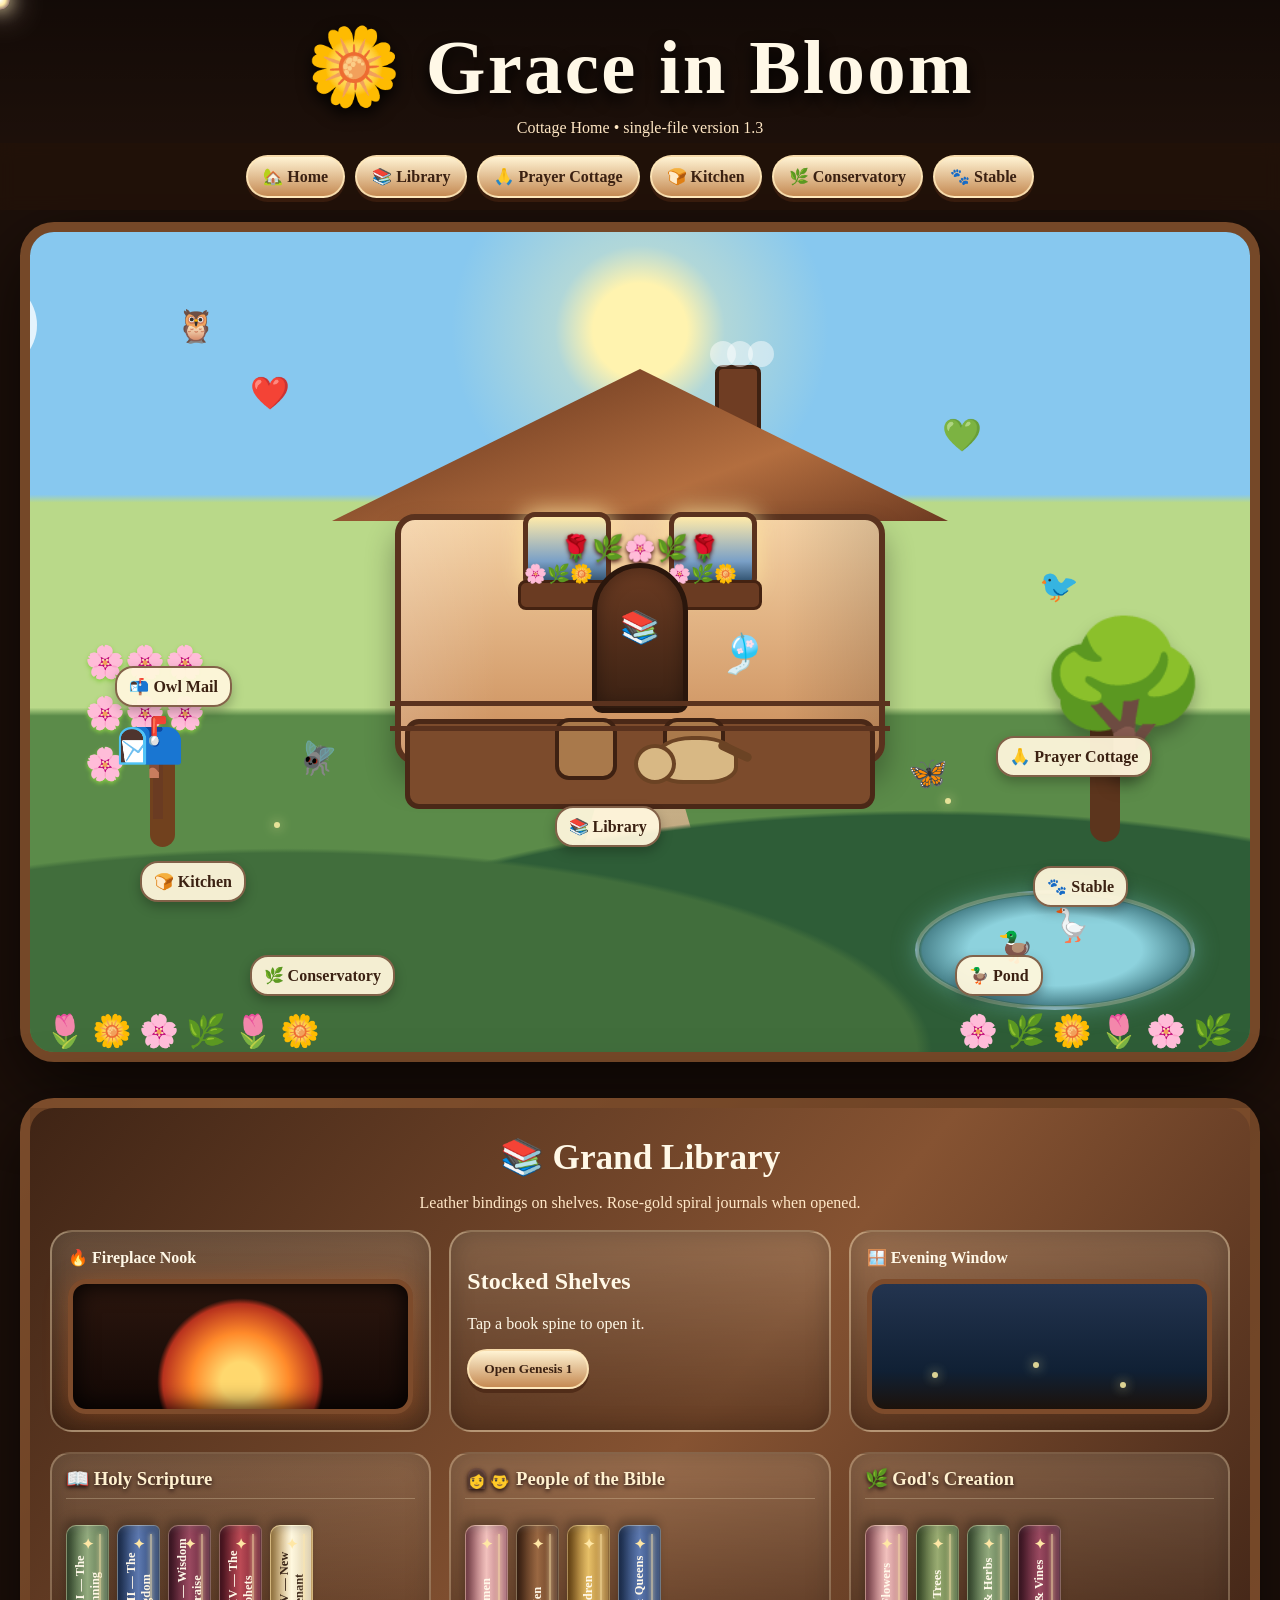
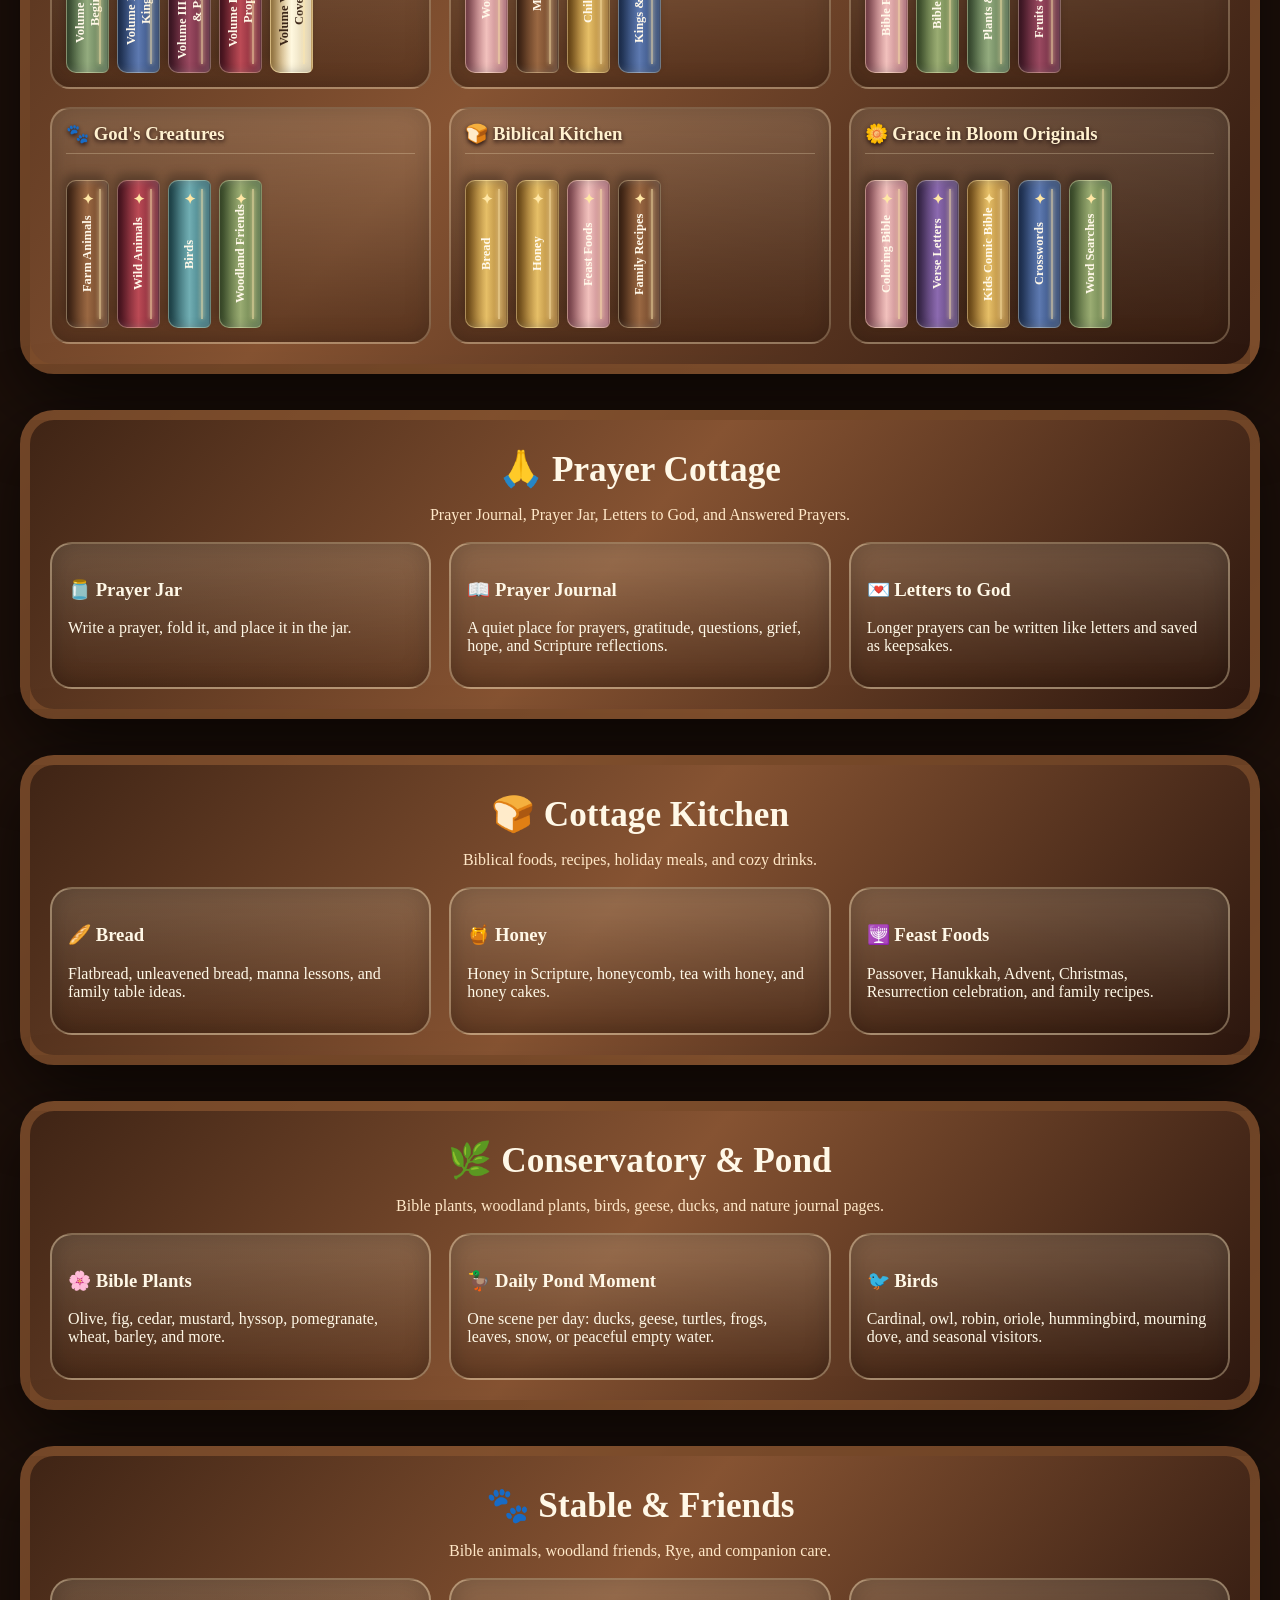
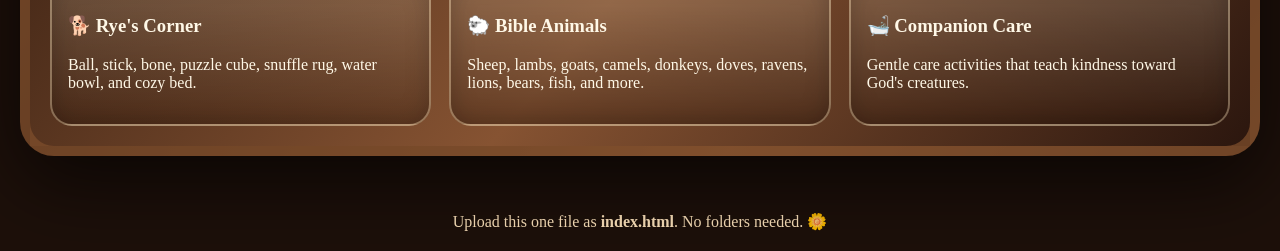
<file: index 9.html>
<!DOCTYPE html>
<html lang="en">
<head>
<meta charset="UTF-8"/>
<meta name="viewport" content="width=device-width, initial-scale=1.0"/>
<title>Grace in Bloom</title>
<style>
:root{
  --cream:#fff8e7; --ink:#3b2417; --wood:#5b351f; --deep:#1d100a;
  --gold:#d9b760; --rose:#d99aa5; --sage:#78996b; --sky:#8ec7e8;
  --blue:#405d8a; --burg:#7b344a; --crimson:#8e3140; --purple:#6d4b8a;
}
*{box-sizing:border-box}
html{scroll-behavior:smooth}
body{
  margin:0; min-height:100vh; font-family:Georgia,"Times New Roman",serif;
  background:#1d100a; color:var(--cream); overflow-x:hidden; cursor:none;
}
a,button{cursor:none}
.cursor{
  position:fixed;width:20px;height:20px;border-radius:50%;pointer-events:none;z-index:9999;
  background:radial-gradient(circle,#fff 0,#ffeaa7 38%,rgba(255,210,203,.55) 68%,transparent 78%);
  box-shadow:0 0 18px #fff1b8,0 0 35px #ffd8d1; transform:translate(-50%,-50%);
}
.spark{position:fixed;width:7px;height:7px;border-radius:50%;pointer-events:none;background:#fff1b8;z-index:9998;box-shadow:0 0 8px #fff;animation:fade .7s linear forwards}
@keyframes fade{to{opacity:0;transform:translateY(18px) scale(.2)}}
header{text-align:center;padding:22px 12px 6px;background:linear-gradient(180deg,rgba(0,0,0,.35),transparent);position:relative;z-index:5}
h1{margin:0;font-size:clamp(2.2rem,7vw,4.8rem);text-shadow:0 6px 16px #000;letter-spacing:.03em}
header p{margin:7px 0 0;color:#ffe7c4}
.nav{
  position:sticky;top:0;z-index:20;display:flex;flex-wrap:wrap;gap:10px;justify-content:center;
  padding:12px;background:rgba(35,18,9,.72);backdrop-filter:blur(8px)
}
.nav a,.button,button{
  text-decoration:none;border:2px solid rgba(255,232,185,.85);background:linear-gradient(#fff3d3,#c58a53);
  color:#3b2112;border-radius:999px;padding:10px 15px;font-weight:bold;box-shadow:0 4px 0 rgba(69,35,17,.65);
  font-family:Georgia,"Times New Roman",serif
}
.nav a:hover,button:hover{filter:brightness(1.08)}
.hero,.stage{
  width:min(1240px,97vw);margin:12px auto 36px;border-radius:34px;overflow:hidden;
  border:10px solid rgba(126,78,43,.75);box-shadow:0 25px 80px rgba(0,0,0,.65);
  background:#5d3820;position:relative;
}
.stage{padding:20px;background:linear-gradient(130deg,#3f2415,#865332 48%,#2b160e)}
.scene{
  position:relative;min-height:820px;overflow:hidden;
  background:
    radial-gradient(circle at 50% 12%,#fff3af 0 5%,rgba(255,243,175,.35) 9%,transparent 20%),
    linear-gradient(180deg,#87c8ef 0 32%,#b9d989 33% 58%,#5b8b49 59% 100%);
}
.cloud{position:absolute;background:rgba(255,255,255,.75);border-radius:999px;filter:blur(.2px);animation:cloud 30s linear infinite}
.cloud:before,.cloud:after{content:"";position:absolute;background:rgba(255,255,255,.78);border-radius:50%}
.c1{left:-160px;top:95px;width:160px;height:42px}.c1:before{width:72px;height:72px;left:25px;top:-34px}.c1:after{width:92px;height:92px;left:75px;top:-48px}
.c2{left:-260px;top:160px;width:190px;height:50px;animation-delay:9s}.c2:before{width:82px;height:82px;left:34px;top:-40px}.c2:after{width:96px;height:96px;left:96px;top:-49px}
@keyframes cloud{to{transform:translateX(1500px)}}
.apple-tree{
  position:absolute;left:55px;bottom:205px;width:150px;height:210px;z-index:3;
}
.apple-tree:before{content:"";position:absolute;left:65px;bottom:0;width:25px;height:115px;background:#71411e;border-radius:20px}
.apple-tree:after{content:"🌸🌸🌸🌸🌸🌸🌸";position:absolute;left:0;top:0;width:150px;height:120px;font-size:2rem;line-height:1.6;text-shadow:0 2px 4px #8c4;animation:breeze 4s infinite ease-in-out}
.oak{
  position:absolute;right:70px;bottom:210px;width:160px;height:230px;z-index:3;
}
.oak:before{content:"";position:absolute;left:70px;bottom:0;width:30px;height:130px;background:#5c351d;border-radius:20px}
.oak:after{content:"🌳";position:absolute;left:14px;top:0;font-size:9rem;filter:drop-shadow(0 10px 8px rgba(0,0,0,.25))}
.hill{position:absolute;left:-8%;right:-8%;bottom:0;height:335px;background:
  radial-gradient(ellipse at 25% 100%,#416e3c 0 42%,transparent 43%),
  radial-gradient(ellipse at 70% 100%,#2e5d37 0 50%,transparent 51%)}
.path{position:absolute;left:50%;bottom:0;width:230px;height:345px;background:linear-gradient(180deg,#dec7a2,#a07a50);clip-path:polygon(43% 0,57% 0,100% 100%,0 100%);transform:translateX(-50%);opacity:.95}
.pond{
  position:absolute;right:55px;bottom:42px;width:280px;height:120px;border-radius:50%;
  background:radial-gradient(ellipse,#8dd2dd 0 45%,#4b858e 69%,transparent 72%);
  border:4px solid rgba(255,255,255,.3);box-shadow:0 0 24px rgba(130,220,225,.35);z-index:5
}
.pond:before{content:"🪿";position:absolute;left:132px;top:12px;font-size:2rem}.pond:after{content:"🦆";position:absolute;left:78px;top:36px;font-size:1.85rem}
.cottage{
  position:absolute;left:50%;top:172px;transform:translateX(-50%);width:min(660px,88vw);height:405px;z-index:6;
}
.house{
  position:absolute;left:85px;right:85px;bottom:45px;height:250px;background:
  linear-gradient(90deg,rgba(255,255,255,.15),transparent 20% 80%,rgba(0,0,0,.12)),
  linear-gradient(180deg,#f4d1a4,#c98b58);
  border:6px solid #5a321e;border-radius:20px;box-shadow:0 18px 30px rgba(0,0,0,.32)
}
.vines{position:absolute;left:72px;right:72px;bottom:245px;text-align:center;font-size:1.6rem;z-index:7;text-shadow:0 2px 4px #411}
.roof{
  position:absolute;left:22px;right:22px;bottom:288px;height:152px;background:linear-gradient(160deg,#5a2c18,#b36e3f 65%,#6d3a21);
  clip-path:polygon(50% 0,100% 100%,0 100%);filter:drop-shadow(0 12px 9px rgba(0,0,0,.3))
}
.door{
  position:absolute;left:50%;bottom:45px;width:96px;height:150px;transform:translateX(-50%);background:linear-gradient(180deg,#6b3b22,#3a2113);
  border:5px solid #2a160c;border-radius:48px 48px 10px 10px;box-shadow:inset 0 0 18px rgba(0,0,0,.35);z-index:8
}
.door:after{content:"📚";position:absolute;left:50%;top:42%;transform:translate(-50%,-50%);font-size:2rem}
.window{
  position:absolute;width:88px;height:78px;background:linear-gradient(180deg,#ffeaa9,#7aa0c7 65%,#23435f);
  border:5px solid #5a321e;border-radius:12px;box-shadow:0 0 25px rgba(255,230,160,.9);animation:windowGlow 2.8s infinite alternate
}
@keyframes windowGlow{to{box-shadow:0 0 38px rgba(255,225,132,1)}}
.w1{left:122px;bottom:168px}.w2{right:122px;bottom:168px}
.flowerbox{position:absolute;width:100px;height:30px;background:#6a3b22;border:3px solid #442211;border-radius:8px;bottom:148px}
.fb1{left:117px}.fb2{right:117px}.flowerbox:after{content:"🌸🌿🌼";position:absolute;left:3px;top:-20px;font-size:1.15rem}
.chimney{position:absolute;left:405px;bottom:362px;width:46px;height:82px;background:#6f3d23;border:4px solid #3e2112;border-radius:8px}
.smoke{position:absolute;left:417px;bottom:442px;width:26px;height:26px;border-radius:50%;background:rgba(255,255,255,.48);animation:smoke 4s infinite ease-in-out}
.smoke.s2{animation-delay:1.3s;left:438px}.smoke.s3{animation-delay:2.6s;left:400px}
@keyframes smoke{0%{opacity:0;transform:translateY(0) scale(.5)}40%{opacity:.65}100%{opacity:0;transform:translateY(-105px) scale(1.8)}}
.porch{position:absolute;left:95px;right:95px;bottom:0;height:90px;background:#7c4b2c;border:5px solid #4a2817;border-radius:14px;z-index:7}
.rail{position:absolute;left:80px;right:80px;bottom:78px;height:30px;border-top:5px solid #5a321e;border-bottom:5px solid #5a321e;z-index:9}
.rocker{position:absolute;bottom:24px;width:62px;height:62px;border:4px solid #3e2112;border-radius:14px;background:#a9794b}
.r1{left:145px}.r2{right:145px}
.rye{position:absolute;left:53%;bottom:20px;width:84px;height:48px;background:#d8b884;border:4px solid #6b4324;border-radius:45% 45% 35% 35%;z-index:10}
.rye:before{content:"";position:absolute;left:-24px;top:4px;width:34px;height:32px;background:#d8b884;border:4px solid #6b4324;border-radius:50%}
.rye:after{content:"";position:absolute;right:-19px;top:7px;width:36px;height:9px;background:#6b4324;border-radius:999px;transform:rotate(25deg)}
.windchime{position:absolute;left:62%;top:227px;font-size:2.4rem;animation:sway 2.4s infinite ease-in-out;transform-origin:top;z-index:11}
@keyframes sway{50%{transform:rotate(7deg)}}
.bird{position:absolute;z-index:12;font-size:2rem;animation:float 5s infinite ease-in-out}.cardinal{left:18%;top:142px}.humming{right:22%;top:184px;animation-delay:1s}.owl{left:12%;top:75px;animation-delay:2s}.robin{right:14%;top:335px;animation-delay:3s}.dragonfly{left:22%;bottom:275px;animation-delay:1.6s}.butterfly{left:72%;bottom:260px;animation-delay:2.2s}
@keyframes float{50%{transform:translateY(-10px)}}
.mailpost{position:absolute;left:7%;bottom:250px;width:84px;height:88px;z-index:12}
.mailpost:before{content:"";position:absolute;left:38px;top:35px;width:10px;height:70px;background:#6a3b22}
.mailpost:after{content:"📬";position:absolute;left:0;top:0;font-size:3.5rem}
.hotspot{position:absolute;z-index:20;text-decoration:none;color:#3b2112;background:rgba(255,247,220,.94);border:2px solid rgba(91,50,26,.75);border-radius:18px;padding:9px 12px;font-weight:bold;box-shadow:0 5px 12px rgba(0,0,0,.25)}
.hotspot:hover{background:#fffdf0;transform:translateY(-2px)}
.mailbox{left:7%;bottom:345px}.library-link{left:43%;bottom:205px}.prayer{right:8%;bottom:275px}.kitchen{left:9%;bottom:150px}.stable{right:10%;bottom:145px}.pondlink{right:17%;bottom:56px}.conserv{left:18%;bottom:56px}
.flowers{position:absolute;bottom:2px;font-size:2rem;letter-spacing:7px;white-space:nowrap;animation:breeze 3s infinite ease-in-out;z-index:8}.flowers.left{left:15px}.flowers.right{right:10px}
@keyframes breeze{50%{transform:translateY(-2px) rotate(.5deg)}}
.fireflies span,.firefly{position:absolute;width:6px;height:6px;border-radius:50%;background:#fff2a6;box-shadow:0 0 12px #fff2a6;animation:fly 7s infinite ease-in-out;opacity:.85}
@keyframes fly{0%,100%{opacity:.25;transform:translate(0,0)}50%{opacity:1;transform:translate(34px,-34px)}}
.section-title{text-align:center;position:relative;z-index:2;margin:8px 0 18px}.section-title h2{font-size:2.2rem;margin:.2rem}.section-title p{color:#ffe7c7}
.room-grid{position:relative;z-index:2;display:grid;grid-template-columns:repeat(auto-fit,minmax(280px,1fr));gap:18px}
.card{background:linear-gradient(180deg,rgba(255,248,220,.18),rgba(49,25,12,.38));border:2px solid rgba(255,235,194,.35);border-radius:22px;padding:16px;box-shadow:inset 0 0 25px rgba(0,0,0,.22)}
.fireplace{height:135px;border-radius:18px;margin-top:12px;background:radial-gradient(circle at 50% 78%,#ffd86e 0 10%,#ff8a2a 25%,#b8321e 40%,transparent 43%),linear-gradient(180deg,#2b160e,#130805);border:5px solid #7d4b2b;box-shadow:inset 0 0 24px #000,0 0 24px rgba(255,126,49,.25);animation:glow 1.5s infinite alternate ease-in-out}
@keyframes glow{from{filter:brightness(.9)}to{filter:brightness(1.25)}}
.shelves{position:relative;z-index:2;margin-top:20px;display:grid;grid-template-columns:repeat(auto-fit,minmax(285px,1fr));gap:18px}
.shelf{padding:14px;border-radius:20px;background:linear-gradient(180deg,rgba(255,248,220,.16),rgba(63,34,18,.55));border:2px solid rgba(255,235,194,.25);box-shadow:inset 0 0 25px rgba(0,0,0,.18)}
.shelf h3{margin:0 0 12px;color:#fff1cf;text-shadow:0 2px 4px #211;border-bottom:1px solid rgba(255,238,200,.26);padding-bottom:8px}
.books{display:flex;flex-wrap:wrap;gap:8px;align-items:flex-end;min-height:162px}
.book{width:43px;height:148px;border-radius:6px 10px 10px 6px;display:flex;align-items:center;justify-content:center;writing-mode:vertical-rl;transform:rotate(180deg);padding:8px 4px;font-size:.78rem;font-weight:bold;color:#fff8e9;text-align:center;border:1px solid rgba(255,245,207,.35);position:relative;user-select:none;transition:.25s;box-shadow:inset 5px 0 9px rgba(255,255,255,.18),inset -6px 0 10px rgba(0,0,0,.25),3px 6px 10px rgba(0,0,0,.25)}
.book:before{content:"";position:absolute;left:7px;top:8px;bottom:8px;width:2px;background:rgba(255,232,174,.55);box-shadow:0 0 4px rgba(255,232,174,.8)}
.book:after{content:"✦";position:absolute;bottom:10px;left:50%;transform:translateX(-50%) rotate(180deg);color:#ffe7a5;font-size:.9rem}
.book:hover{transform:rotate(180deg) translateY(-8px) scale(1.04)}
.sage{background:linear-gradient(90deg,#4f6a47,#93ab7e,#3f5636)}.blue{background:linear-gradient(90deg,#243d69,#5d79b0,#20355b)}.burg{background:linear-gradient(90deg,#5a2034,#9a4960,#451827)}.crimson{background:linear-gradient(90deg,#6c1d2d,#bb4a55,#501522)}.white{background:linear-gradient(90deg,#d9caa7,#fff8df,#b9904d);color:#3b2618}.rose{background:linear-gradient(90deg,#a96570,#f2c1bd,#8f4c57)}.green{background:linear-gradient(90deg,#526d3c,#9aac72,#41562e)}.brown{background:linear-gradient(90deg,#5b351f,#9a6842,#432514)}.gold{background:linear-gradient(90deg,#9a6b28,#e6bf67,#7d5218)}.purple{background:linear-gradient(90deg,#513968,#8c6ab0,#3b274d)}.teal{background:linear-gradient(90deg,#2e6770,#71aeb3,#214d54)}
.modal{position:fixed;inset:0;background:rgba(20,10,5,.75);display:none;align-items:center;justify-content:center;z-index:1000;padding:18px}
.modal.open{display:flex}
.journal{width:min(1040px,97vw);height:min(690px,92vh);background:linear-gradient(90deg,#e7a3a9 0 6%,#fff8ed 6% 100%);border-radius:26px;border:5px solid #d89da0;color:var(--ink);box-shadow:0 30px 80px rgba(0,0,0,.6),inset 0 0 35px rgba(216,160,166,.32);display:grid;grid-template-columns:72px 1fr;overflow:hidden;position:relative}
.spiral{background:linear-gradient(180deg,#ffd8cf,#b86d7a,#ffe5dc);border-right:3px solid #b86d7a;display:flex;flex-direction:column;align-items:center;justify-content:space-around;padding:14px 0}
.ring{width:34px;height:22px;border:5px solid #fff1e8;border-radius:50%;box-shadow:0 0 12px #fff}
.close{position:absolute;right:17px;top:13px;z-index:3}
.pages{padding:32px;overflow:auto;background:linear-gradient(rgba(255,255,255,.67),rgba(255,255,255,.67)),repeating-linear-gradient(#fff8ed,#fff8ed 31px,#efd8be 32px)}
.pages h2{font-size:2.25rem;margin:0;color:#8f4c57}.tag{color:#84623d;font-style:italic;margin-top:4px}
.tabs{display:flex;gap:8px;flex-wrap:wrap;margin:17px 0}.tab{background:#f6d7cf;border:1px solid #d59aa0;border-radius:12px;padding:7px 10px;font-size:.92rem}
.page-card{background:rgba(255,255,255,.65);border:1px solid #ead0b6;border-radius:18px;padding:16px;margin:14px 0;box-shadow:0 5px 14px rgba(91,52,31,.12)}
.genesis-grid{display:grid;grid-template-columns:1fr 1fr;gap:14px}.scripture{font-size:1.07rem;line-height:1.55}.red{color:#b51d24}.greenword{color:#2e7440;font-weight:bold}.goldword{color:#9a6b15;font-weight:bold}
.art-box{min-height:220px;border-radius:18px;border:2px solid #e2c4a4;background:radial-gradient(circle at 65% 18%,#fff6b4 0 10%,transparent 12%),linear-gradient(180deg,#9ec3e7 0 38%,#d9e5b5 39% 64%,#789b5b 65%);position:relative;overflow:hidden}
.art-box:after{content:"Creation of the World";position:absolute;left:0;right:0;bottom:18px;text-align:center;font-size:1.55rem;color:white;text-shadow:0 3px 8px #000}
.coloring{min-height:230px;border-radius:18px;background:#fff;border:2px solid #222;overflow:hidden}.coloring svg{width:100%;height:100%}
footer{text-align:center;color:#ffe4bd;padding:20px}
@media(max-width:760px){.hero,.stage{width:100vw;border-left:0;border-right:0;border-radius:0}.scene{min-height:840px}.cottage{top:185px}.hotspot{font-size:.86rem;padding:8px 9px}.journal{grid-template-columns:48px 1fr}.pages{padding:22px 16px}.genesis-grid{grid-template-columns:1fr}.book{height:126px;width:36px;font-size:.68rem}.apple-tree,.oak{transform:scale(.75)}}
</style>
</head>
<body>
<div class="cursor" id="cursor"></div>
<header>
  <h1>🌼 Grace in Bloom</h1>
  <p>Cottage Home • single-file version 1.3</p>
</header>
<nav class="nav">
  <a href="#home">🏡 Home</a><a href="#library">📚 Library</a><a href="#prayer">🙏 Prayer Cottage</a>
  <a href="#kitchen">🍞 Kitchen</a><a href="#conservatory">🌿 Conservatory</a><a href="#stable">🐾 Stable</a>
</nav>

<main class="hero" id="home">
  <section class="scene">
    <div class="cloud c1"></div><div class="cloud c2"></div>
    <div class="apple-tree"></div><div class="oak"></div>
    <div class="path"></div>
    <div class="bird owl">🦉</div><div class="bird cardinal">❤️</div><div class="bird humming">💚</div><div class="bird robin">🐦</div><div class="bird dragonfly">🪰</div><div class="bird butterfly">🦋</div>
    <div class="pond"></div><div class="hill"></div><div class="mailpost"></div>
    <div class="flowers left">🌷🌼🌸🌿🌷🌼</div><div class="flowers right">🌸🌿🌼🌷🌸🌿</div>
    <div class="cottage">
      <div class="chimney"></div><div class="smoke"></div><div class="smoke s2"></div><div class="smoke s3"></div>
      <div class="roof"></div><div class="vines">🌹🌿🌸🌿🌹</div>
      <div class="house">
        <div class="window w1"></div><div class="window w2"></div><div class="flowerbox fb1"></div><div class="flowerbox fb2"></div>
        <a class="door" href="#library" title="Library"></a>
      </div>
      <div class="windchime">🎐</div>
      <div class="rail"></div>
      <div class="porch"><div class="rocker r1"></div><div class="rocker r2"></div><div class="rye"></div></div>
    </div>
    <a class="hotspot mailbox" href="#prayer">📬 Owl Mail</a>
    <a class="hotspot library-link" href="#library">📚 Library</a>
    <a class="hotspot prayer" href="#prayer">🙏 Prayer Cottage</a>
    <a class="hotspot kitchen" href="#kitchen">🍞 Kitchen</a>
    <a class="hotspot stable" href="#stable">🐾 Stable</a>
    <a class="hotspot pondlink" href="#conservatory">🦆 Pond</a>
    <a class="hotspot conserv" href="#conservatory">🌿 Conservatory</a>
    <div class="fireflies">
      <span style="left:20%;top:72%;animation-delay:.2s"></span><span style="left:34%;top:67%;animation-delay:1.2s"></span>
      <span style="left:75%;top:69%;animation-delay:2.1s"></span><span style="left:58%;top:62%;animation-delay:3.4s"></span>
    </div>
  </section>
</main>

<section class="stage" id="library">
  <div class="section-title"><h2>📚 Grand Library</h2><p>Leather bindings on shelves. Rose-gold spiral journals when opened.</p></div>
  <div class="room-grid">
    <div class="card"><strong>🔥 Fireplace Nook</strong><div class="fireplace"></div></div>
    <div class="card"><h2>Stocked Shelves</h2><p>Tap a book spine to open it.</p><button onclick="openGenesis()">Open Genesis 1</button></div>
    <div class="card"><strong>🪟 Evening Window</strong><div style="height:135px;border-radius:18px;margin-top:12px;background:linear-gradient(180deg,#23344f,#102034 70%,#1c120b);border:5px solid #7d4b2b;position:relative;overflow:hidden"><span class="firefly" style="left:18%;top:70%;animation-delay:.2s"></span><span class="firefly" style="left:48%;top:62%;animation-delay:1.5s"></span><span class="firefly" style="left:74%;top:78%;animation-delay:2.8s"></span></div></div>
  </div>
  <section class="shelves" id="shelfMount"></section>
</section>

<section class="stage" id="prayer"><div class="section-title"><h2>🙏 Prayer Cottage</h2><p>Prayer Journal, Prayer Jar, Letters to God, and Answered Prayers.</p></div><div class="room-grid"><div class="card"><h3>🫙 Prayer Jar</h3><p>Write a prayer, fold it, and place it in the jar.</p></div><div class="card"><h3>📖 Prayer Journal</h3><p>A quiet place for prayers, gratitude, questions, grief, hope, and Scripture reflections.</p></div><div class="card"><h3>💌 Letters to God</h3><p>Longer prayers can be written like letters and saved as keepsakes.</p></div></div></section>
<section class="stage" id="kitchen"><div class="section-title"><h2>🍞 Cottage Kitchen</h2><p>Biblical foods, recipes, holiday meals, and cozy drinks.</p></div><div class="room-grid"><div class="card"><h3>🥖 Bread</h3><p>Flatbread, unleavened bread, manna lessons, and family table ideas.</p></div><div class="card"><h3>🍯 Honey</h3><p>Honey in Scripture, honeycomb, tea with honey, and honey cakes.</p></div><div class="card"><h3>🕎 Feast Foods</h3><p>Passover, Hanukkah, Advent, Christmas, Resurrection celebration, and family recipes.</p></div></div></section>
<section class="stage" id="conservatory"><div class="section-title"><h2>🌿 Conservatory & Pond</h2><p>Bible plants, woodland plants, birds, geese, ducks, and nature journal pages.</p></div><div class="room-grid"><div class="card"><h3>🌸 Bible Plants</h3><p>Olive, fig, cedar, mustard, hyssop, pomegranate, wheat, barley, and more.</p></div><div class="card"><h3>🦆 Daily Pond Moment</h3><p>One scene per day: ducks, geese, turtles, frogs, leaves, snow, or peaceful empty water.</p></div><div class="card"><h3>🐦 Birds</h3><p>Cardinal, owl, robin, oriole, hummingbird, mourning dove, and seasonal visitors.</p></div></div></section>
<section class="stage" id="stable"><div class="section-title"><h2>🐾 Stable & Friends</h2><p>Bible animals, woodland friends, Rye, and companion care.</p></div><div class="room-grid"><div class="card"><h3>🐕 Rye's Corner</h3><p>Ball, stick, bone, puzzle cube, snuffle rug, water bowl, and cozy bed.</p></div><div class="card"><h3>🐑 Bible Animals</h3><p>Sheep, lambs, goats, camels, donkeys, doves, ravens, lions, bears, fish, and more.</p></div><div class="card"><h3>🛁 Companion Care</h3><p>Gentle care activities that teach kindness toward God's creatures.</p></div></div></section>

<div class="modal" id="modal" onclick="if(event.target.id==='modal') closeBook()">
  <div class="journal"><button class="close" onclick="closeBook()">Close Book</button><div class="spiral"><div class="ring"></div><div class="ring"></div><div class="ring"></div><div class="ring"></div><div class="ring"></div><div class="ring"></div><div class="ring"></div></div><div class="pages" id="pages"></div></div>
</div>
<footer>Upload this one file as <strong>index.html</strong>. No folders needed. 🌼</footer>
<script>
const cursor=document.getElementById("cursor");
document.addEventListener("mousemove",e=>{cursor.style.left=e.clientX+"px";cursor.style.top=e.clientY+"px";if(Math.random()<.28){const s=document.createElement("div");s.className="spark";s.style.left=e.clientX+"px";s.style.top=e.clientY+"px";document.body.appendChild(s);setTimeout(()=>s.remove(),700)}})
function closeBook(){document.getElementById("modal").classList.remove("open")}
function openBook(title,sub,collection,description,contents){
 document.getElementById("pages").innerHTML=`<h2>${title}</h2><p class="tag">${sub}</p><div class="tabs"><span class="tab">📖 Read</span><span class="tab">🔗 Links</span><span class="tab">🎨 Coloring</span><span class="tab">📝 Journal</span><span class="tab">🙏 Prayer</span><span class="tab">🌸 Bloom Notes</span></div><div class="page-card"><h3>${collection}</h3><p>${description}</p></div><div class="page-card"><h3>Books / Pages Inside</h3><p>${contents}</p></div><div class="page-card"><h3>Grace in Bloom Links</h3><p>People, places, plants, animals, foods, maps, Hebrew/Greek words, coloring pages, devotionals, and prayer pages can all link back to the exact reading page so you never lose your place.</p></div>`;
 document.getElementById("modal").classList.add("open");
}
function openGenesis(){
 document.getElementById("pages").innerHTML=`<h2>Volume I — The Beginning</h2><p class="tag">Genesis 1 Starter Book • Rose-Gold Spiral Study Journal</p><div class="tabs"><span class="tab">📖 Scripture</span><span class="tab">🌸 Bloom Notes</span><span class="tab">🎨 Coloring</span><span class="tab">📝 Journal</span><span class="tab">🌿 Creation</span></div><div class="genesis-grid"><div class="page-card"><div class="art-box"></div><h3>Genesis 1 — In the Beginning</h3><p><strong>Theme:</strong> God creates order, beauty, and life.</p></div><div class="page-card scripture"><h3>Reading Sample</h3><p><sup>1</sup> In the beginning <span class="goldword">God created</span> the heavens and the earth.</p><p><sup>2</sup> The earth was without form, and void; and darkness was upon the face of the deep. And the <span class="greenword">Spirit of God</span> moved upon the face of the waters.</p><p><sup>3</sup> And God said, <span class="red">“Let there be light”</span>: and there was light.</p><p><em>Color coding preview: God, Spirit, and spoken words highlighted softly.</em></p></div></div><div class="page-card"><h3>Bloom Notes</h3><p>Genesis begins with God. Before mountains, oceans, birds, flowers, or people, God already was. Creation is not careless or rushed. It is ordered, beautiful, purposeful, and good.</p></div><div class="page-card"><h3>Hebrew Word Spotlight</h3><p><strong>Bereshit</strong> — “In the beginning.” The Bible begins by turning our attention to God before everything else.</p></div><div class="page-card"><h3>Coloring Companion Page</h3><div class="coloring"><svg viewBox="0 0 500 230" xmlns="http://www.w3.org/2000/svg"><rect x="10" y="10" width="480" height="210" rx="18" fill="none" stroke="#222" stroke-width="4"/><circle cx="380" cy="55" r="32" fill="none" stroke="#222" stroke-width="4"/><path d="M40 175 C110 115 170 130 230 75 C285 25 330 70 370 125 C415 178 460 120 480 175" fill="none" stroke="#222" stroke-width="4"/><path d="M35 190 C120 150 185 172 250 140 C320 105 390 148 465 130" fill="none" stroke="#222" stroke-width="3"/><path d="M95 175 L95 105 M75 125 L95 105 L115 125 M80 145 L95 128 L110 145" fill="none" stroke="#222" stroke-width="4"/><path d="M155 172 L155 92 M132 118 L155 92 L180 120 M137 148 L155 126 L177 150" fill="none" stroke="#222" stroke-width="4"/><path d="M60 58 q18 -22 36 0 q-18 18 -36 0z M100 52 q18 -22 36 0 q-18 18 -36 0z" fill="none" stroke="#222" stroke-width="3"/><text x="250" y="210" text-anchor="middle" font-family="Georgia" font-size="22">“In the beginning…”</text></svg></div></div><div class="page-card"><h3>Journal Prompt</h3><p>Today I noticed God's creativity in: ________________________________</p></div><div class="page-card"><h3>Prayer</h3><p>Heavenly Father, thank You for creating a world filled with beauty, order, and life. Open my eyes to notice Your handiwork and help me grow in wonder and gratitude. Amen.</p></div>`;
 document.getElementById("modal").classList.add("open");
}
const shelves=[{title:"📖 Holy Scripture",books:[["Volume I — The Beginning","Genesis–Deuteronomy","Scripture Collection","Sage leather. Opens into apple blossom rose-gold journal.","Genesis, Exodus, Leviticus, Numbers, Deuteronomy","sage","genesis"],["Volume II — The Kingdom","Joshua–Esther","Scripture Collection","Royal blue leather. Opens into cedar and crown dividers.","Joshua, Judges, Ruth, Samuel, Kings, Chronicles, Ezra, Nehemiah, Esther","blue"],["Volume III — Wisdom & Praise","Job–Song of Solomon","Scripture Collection","Burgundy leather. Opens with wildflowers, harps, and poetry pages.","Job, Psalms, Proverbs, Ecclesiastes, Song of Solomon","burg"],["Volume IV — The Prophets","Isaiah–Malachi","Scripture Collection","Crimson leather. Opens with lanterns, scrolls, and stars.","Isaiah through Malachi","crimson"],["Volume V — New Covenant","Matthew–Revelation","Scripture Collection","White and gold leather. Opens with stained glass and lilies.","Matthew through Revelation","white"]]},
{title:"👩👨 People of the Bible",books:[["Women","Eve to Lydia","People Collection","Profiles, family trees, maps, courage stories, and Scripture links.","Eve, Sarah, Hagar, Rebekah, Leah, Rachel, Miriam, Deborah, Ruth, Esther, Mary, Martha, Lydia","rose"],["Men","Adam to Paul","People Collection","Biographies, timelines, related places, lessons, and Scripture links.","Adam, Noah, Abraham, Moses, David, Daniel, Peter, Paul","brown"],["Children","Young Bible Lives","People Collection","Child-friendly profiles and family discussion pages.","Samuel, Isaac, Miriam, boy with loaves and fishes, Timothy","gold"],["Kings & Queens","Royal Lives","People Collection","Kings, queens, leadership lessons, maps, and timelines.","Saul, David, Solomon, Esther, Herod","blue"]]},
{title:"🌿 God's Creation",books:[["Bible Flowers","Lilies & Blooms","Creation Collection","Flower references, photos, art, coloring pages, and devotional notes.","Lilies, roses, wildflowers, almond blossoms","rose"],["Bible Trees","Cedars & Oaks","Creation Collection","Trees in Scripture with maps, meanings, and nature journal pages.","Olive, fig, cedar, oak, acacia, palm","green"],["Plants & Herbs","Hyssop to Mint","Creation Collection","Herbs, plants, growing notes, recipes, and Hebrew word links.","Hyssop, mustard, mint, dill, cumin, aloe","sage"],["Fruits & Vines","Vineyards","Creation Collection","Fruits in Scripture with recipes and garden links.","Grapes, figs, dates, pomegranates, olives","burg"]]},
{title:"🐾 God's Creatures",books:[["Farm Animals","Sheep & Goats","Animal Collection","Bible references, care notes, sounds, photos, and coloring pages.","Sheep, lambs, goats, cattle, oxen, donkeys","brown"],["Wild Animals","Lions & Bears","Animal Collection","Wildlife in Scripture and creation care lessons.","Lions, bears, wolves, deer, foxes","crimson"],["Birds","Doves & Eagles","Animal Collection","Bible birds plus cottage birds like cardinal, oriole, hummingbird, owl.","Doves, ravens, eagles, sparrows, quail, owls, cardinals, orioles, hummingbirds","teal"],["Woodland Friends","Cottage Creatures","Animal Collection","Grace in Bloom wildlife and gentle creation lessons.","Rye, geese, ducks, turtles, rabbits, squirrels, hedgehogs","green"]]},
{title:"🍞 Biblical Kitchen",books:[["Bread","Daily Bread","Kitchen Collection","Bread in Scripture, flatbreads, unleavened bread, and family recipes.","Manna, flatbread, unleavened bread","gold"],["Honey","Sweetness","Kitchen Collection","Honey in Scripture, bee lessons, honey cakes, and tea ideas.","Honey, honeycomb, milk and honey","gold"],["Feast Foods","Holy Days","Kitchen Collection","Passover, Hanukkah, Advent, Christmas, Easter recipes.","Seder foods, latkes, sufganiyot, hot cross buns","rose"],["Family Recipes","Your Table","Kitchen Collection","A place for personal recipes and Grace in Bloom meals.","Apple pie, cider, soups, bread, tea","brown"]]},
{title:"🌼 Grace in Bloom Originals",books:[["Coloring Bible","Annual","Originals","Stained glass, cute Bible themes, cottage scenes, animals, and holidays.","Annual coloring books, Bible stories, seasonal scenes","rose"],["Verse Letters","Scripture Art","Originals","Decorative Bible verse lettering to color with floral borders.","Memory verses, alphabet letters, honey borders","purple"],["Kids Comic Bible","Story Bible","Originals","Original gentle comic Bible with activities and coloring pages.","Creation, Noah, Ruth, David, Jesus, parables","gold"],["Crosswords","365 Pages","Originals","Annual Bible crossword volumes saved by year.","Daily crosswords, family mode, Apple Pencil support","blue"],["Word Searches","365 Pages","Originals","Annual Bible word search volumes saved by year.","Daily word searches, circle with Apple Pencil","green"]]}];
const mount=document.getElementById("shelfMount");
shelves.forEach(shelf=>{const wrap=document.createElement("div");wrap.className="shelf";wrap.innerHTML=`<h3>${shelf.title}</h3><div class="books"></div>`;const books=wrap.querySelector(".books");shelf.books.forEach(b=>{const el=document.createElement("div");el.className=`book ${b[5]||'brown'}`;el.textContent=b[0];el.title=b[1];el.onclick=()=>b[6]==="genesis"?openGenesis():openBook(b[0],b[1],b[2],b[3],b[4]);books.appendChild(el)});mount.appendChild(wrap)});
</script>
</body>
</html>
</file>
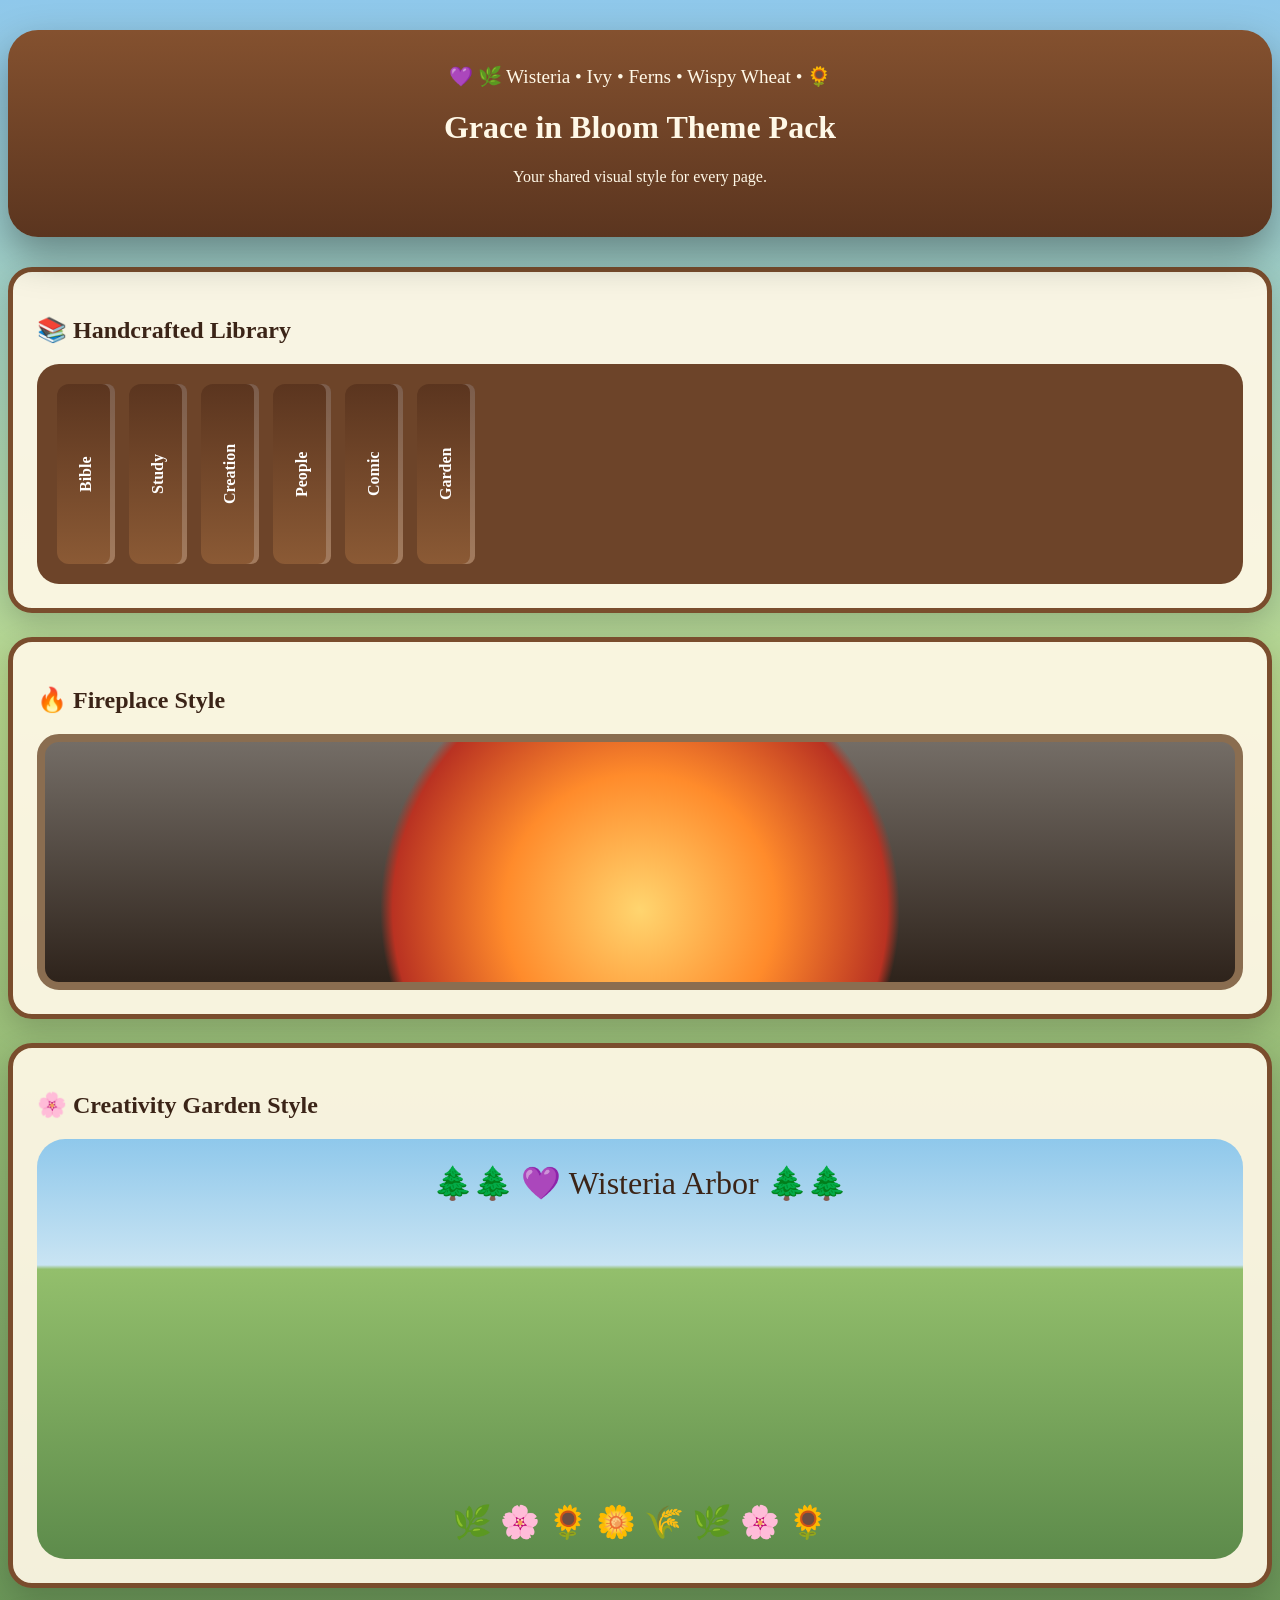
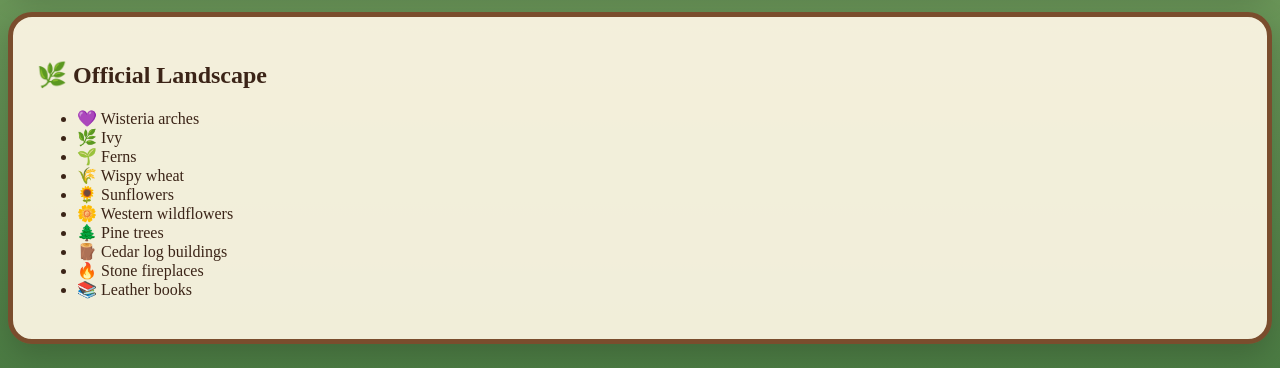
<file: theme-preview.html>
<!DOCTYPE html>
<html>
<head>
<meta charset="utf-8">
<title>Grace in Bloom Theme Preview</title>
<link rel="stylesheet" href="theme.css">
</head>
<body>
<div class="gib-page">

<div class="gib-arch">
<h1>Grace in Bloom Theme Pack</h1>
<p>Your shared visual style for every page.</p>
</div>

<div class="gib-panel">
<h2>📚 Handcrafted Library</h2>
<div class="gib-bookshelf">
<div class="gib-book">Bible</div>
<div class="gib-book">Study</div>
<div class="gib-book">Creation</div>
<div class="gib-book">People</div>
<div class="gib-book">Comic</div>
<div class="gib-book">Garden</div>
</div>
</div>

<div class="gib-panel">
<h2>🔥 Fireplace Style</h2>
<div class="gib-fireplace"></div>
</div>

<div class="gib-panel">
<h2>🌸 Creativity Garden Style</h2>
<div class="gib-garden"></div>
</div>

<div class="gib-panel">
<h2>🌿 Official Landscape</h2>
<ul>
<li>💜 Wisteria arches</li>
<li>🌿 Ivy</li>
<li>🌱 Ferns</li>
<li>🌾 Wispy wheat</li>
<li>🌻 Sunflowers</li>
<li>🌼 Western wildflowers</li>
<li>🌲 Pine trees</li>
<li>🪵 Cedar log buildings</li>
<li>🔥 Stone fireplaces</li>
<li>📚 Leather books</li>
</ul>
</div>

</div>
</body>
</html>
</file>
<file: theme.css>
/* Grace in Bloom Theme Pack v1 */
:root{
 --cream:#fff8e7;
 --wood:#6d4429;
 --leather:#6b3f22;
 --gold:#d9b760;
 --forest:#3d6b3f;
 --sky:#8fc8eb;
}
body{
 background:linear-gradient(#8fc8eb,#b7d78d 35%,#4b7b43 100%);
 font-family:Georgia,serif;
 color:#3b2417;
}
.gib-page{
 max-width:1300px;
 margin:auto;
}
.gib-arch{
 position:relative;
 margin:30px auto;
 padding:35px;
 border-radius:30px;
 background:linear-gradient(#84512f,#5b351f);
 color:#fff8e7;
 text-align:center;
 box-shadow:0 18px 40px rgba(0,0,0,.35);
}
.gib-arch::before{
 content:"💜 🌿 Wisteria • Ivy • Ferns • Wispy Wheat • 🌻";
 display:block;
 font-size:1.2rem;
 margin-bottom:10px;
}
.gib-panel{
 background:rgba(255,248,231,.92);
 border:5px solid #7a4d2d;
 border-radius:24px;
 padding:24px;
 margin:24px 0;
 box-shadow:0 10px 30px rgba(0,0,0,.18);
}
.gib-bookshelf{
 display:flex;
 gap:14px;
 flex-wrap:wrap;
 padding:20px;
 background:#6d4429;
 border-radius:22px;
}
.gib-book{
 width:58px;
 height:180px;
 border-radius:8px 12px 12px 8px;
 background:linear-gradient(#8b5a35,#5b351f);
 color:white;
 writing-mode:vertical-rl;
 transform:rotate(180deg);
 display:flex;
 align-items:center;
 justify-content:center;
 font-weight:bold;
 box-shadow:inset 5px 0 rgba(255,255,255,.2);
}
.gib-fireplace{
 height:240px;
 border-radius:22px;
 background:
 radial-gradient(circle at 50% 70%,#ffd56f 0,#ff8b2b 22%,#b93222 40%,transparent 42%),
 linear-gradient(#746d66,#2e231b);
 border:8px solid #8a6d50;
}
.gib-garden{
 min-height:420px;
 border-radius:28px;
 background:
 linear-gradient(#8fc8eb,#c9e4f3 30%,#93bf6c 31%,#5d8b4b);
 position:relative;
 overflow:hidden;
}
.gib-garden::before{
 content:"🌲🌲   💜 Wisteria Arbor   🌲🌲";
 position:absolute;
 top:25px;
 width:100%;
 text-align:center;
 font-size:2rem;
}
.gib-garden::after{
 content:"🌿 🌸 🌻 🌼 🌾 🌿 🌸 🌻";
 position:absolute;
 bottom:18px;
 width:100%;
 text-align:center;
 font-size:2rem;
}
</file>
